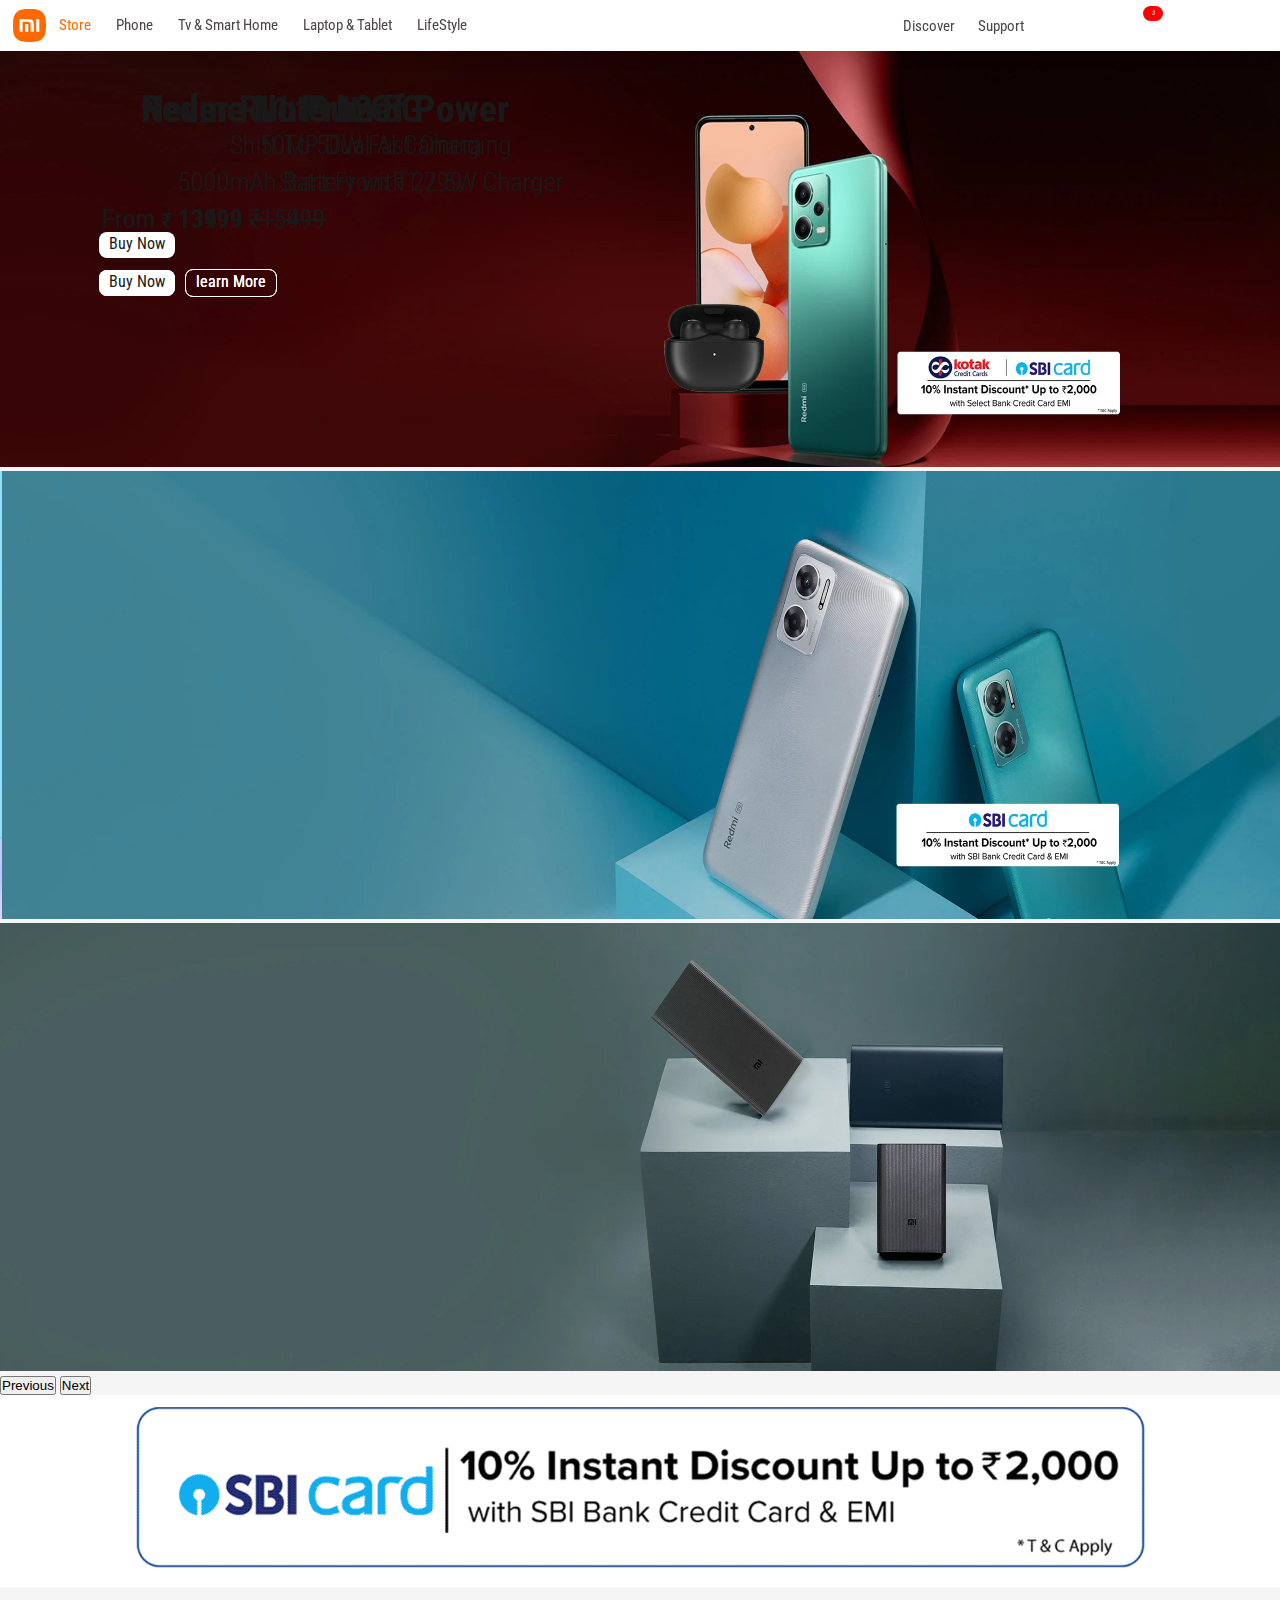
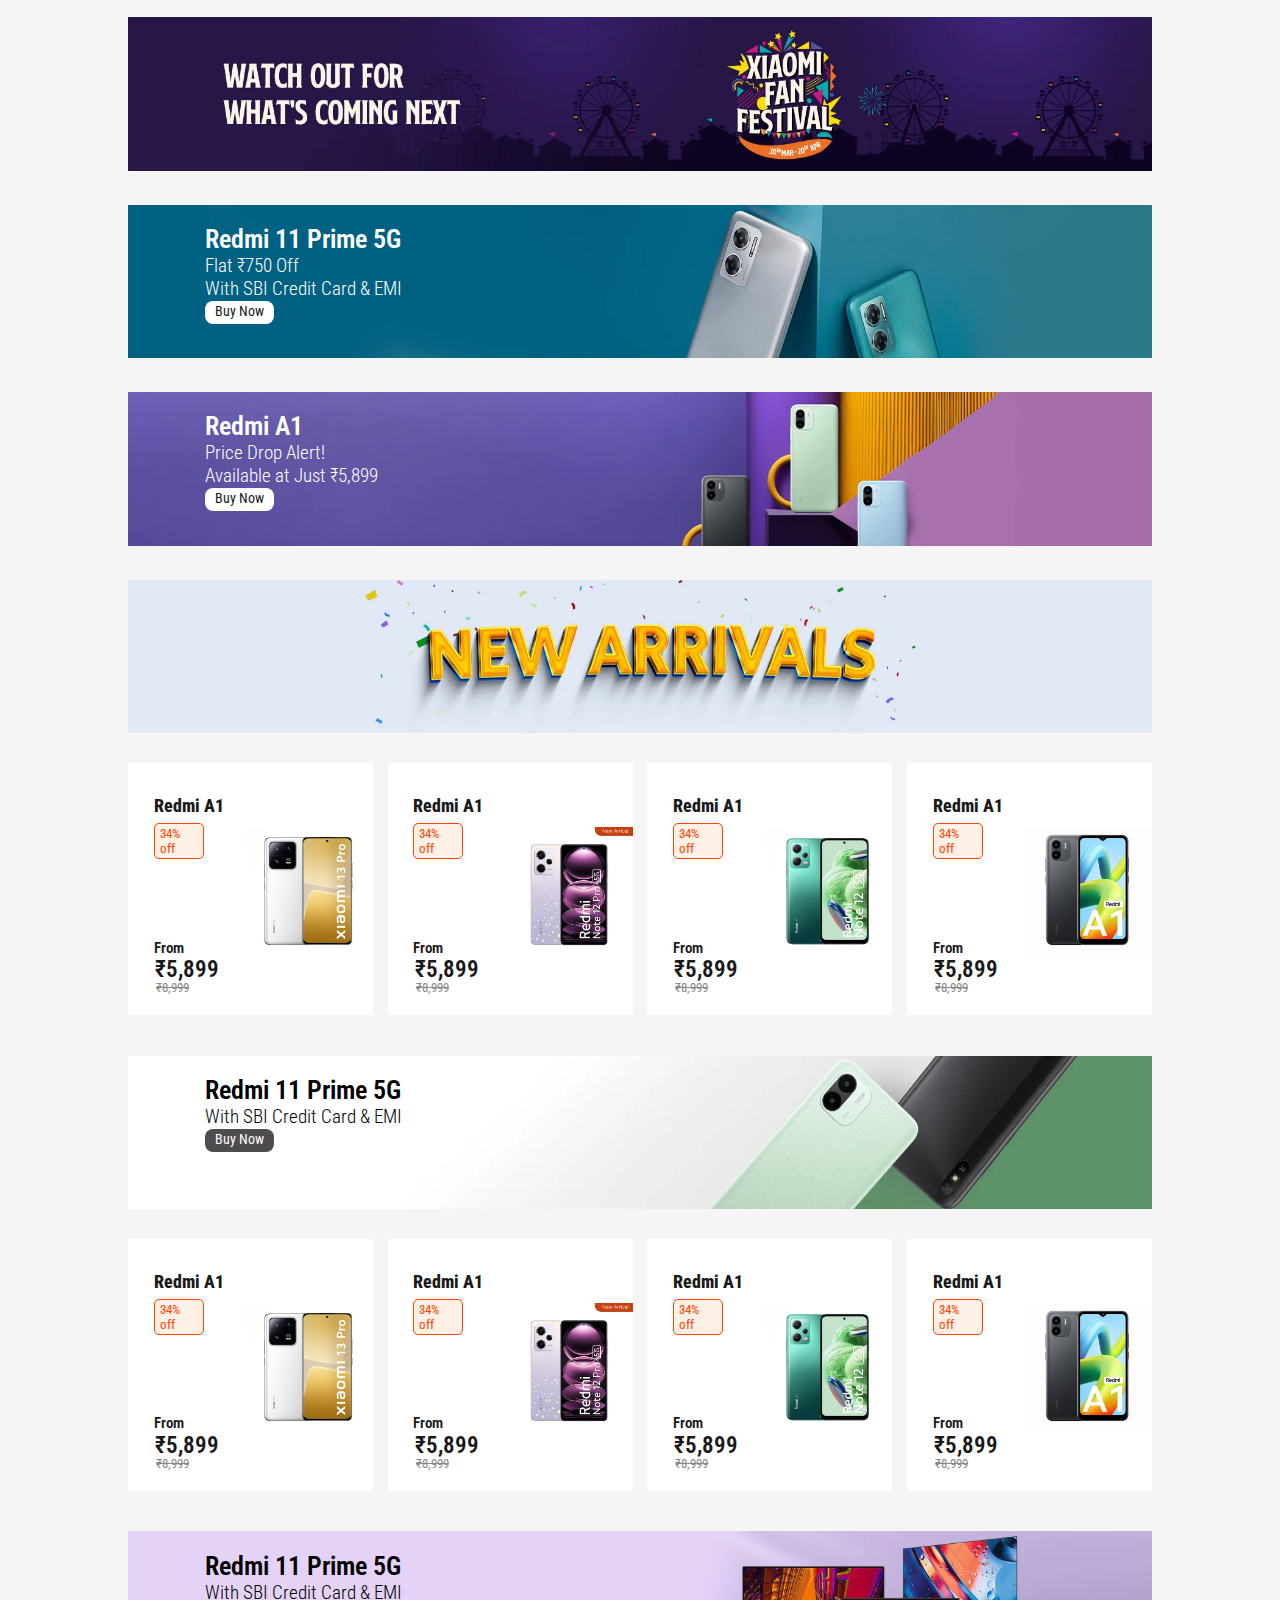
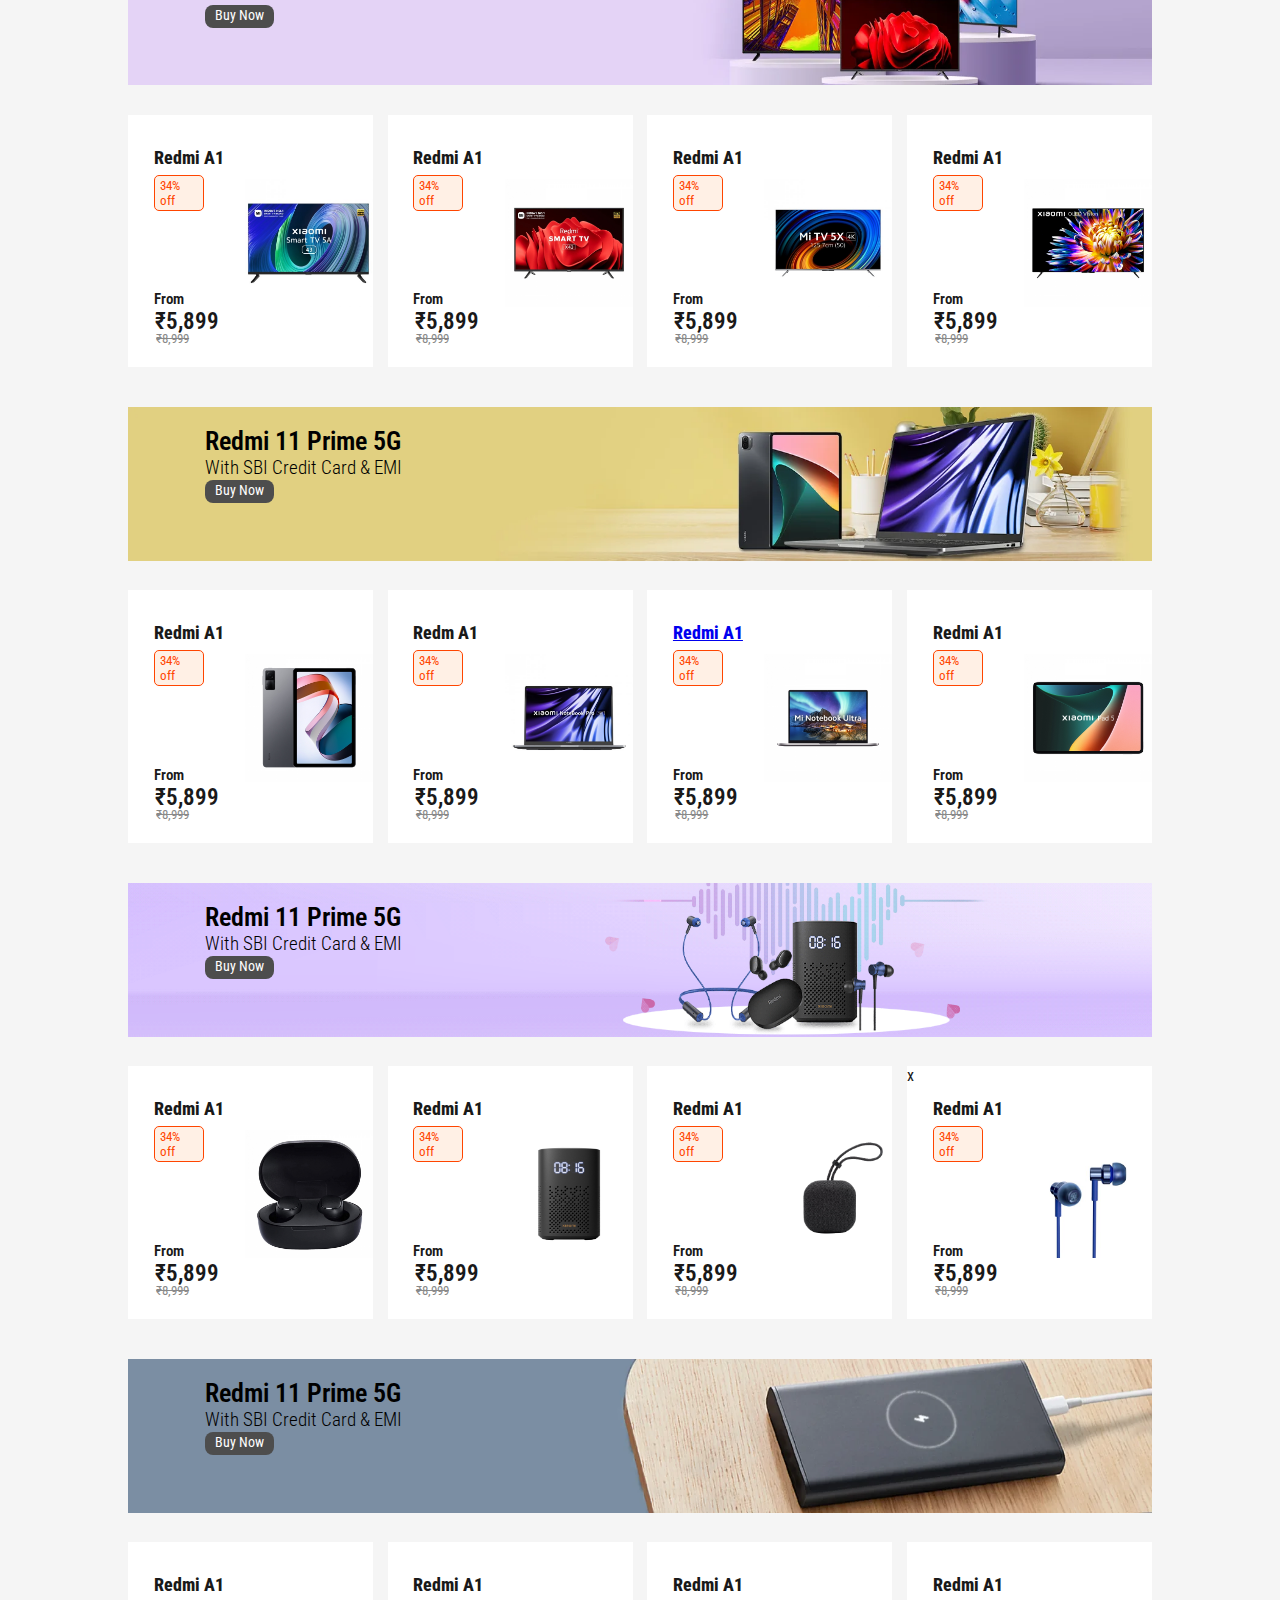
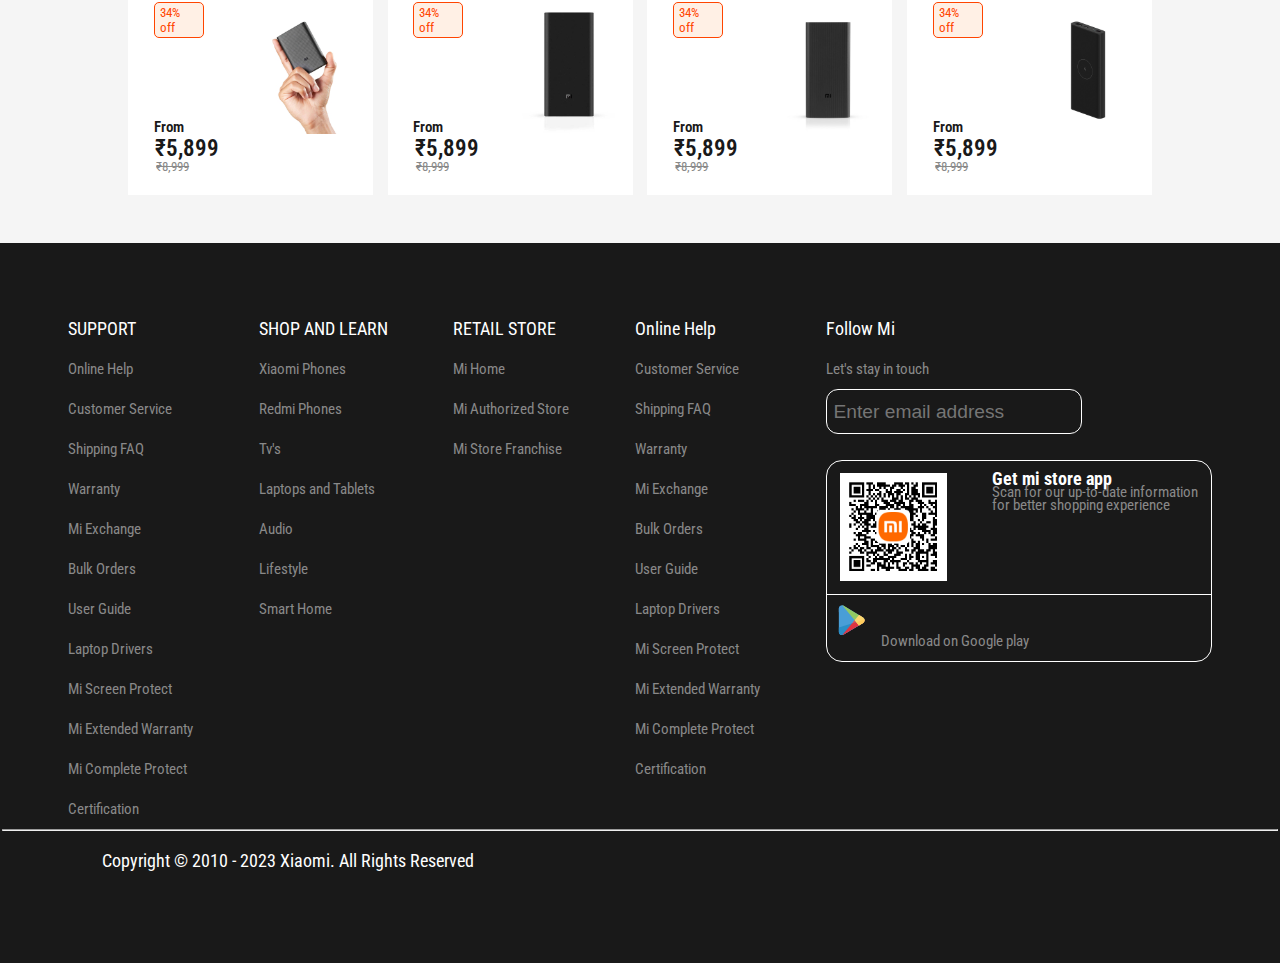
<file: index.html>
<!DOCTYPE html>
<html lang="en">

<head>
    <meta charset="UTF-8">
    <meta http-equiv="X-UA-Compatible" content="IE=edge">
    <meta name="viewport" content="width=device-width, initial-scale=1.0">
    <title>Document</title>
    <link rel="preconnect" href="https://fonts.googleapis.com">
    <link rel="preconnect" href="https://fonts.gstatic.com" crossorigin>
    <link
        href="https://fonts.googleapis.com/css2?family=Libre+Baskerville:wght@400;700&family=Roboto+Condensed:ital,wght@0,300;0,400;0,700;1,300;1,400;1,700&family=Roboto:ital,wght@0,100;0,300;0,400;0,500;0,700;0,900;1,100;1,300;1,400;1,500;1,700;1,900&display=swap"
        rel="stylesheet">

    <link rel="stylesheet" href="https://cdnjs.cloudflare.com/ajax/libs/font-awesome/6.3.0/css/all.min.css"
        integrity="sha512-SzlrxWUlpfuzQ+pcUCosxcglQRNAq/DZjVsC0lE40xsADsfeQoEypE+enwcOiGjk/bSuGGKHEyjSoQ1zVisanQ=="
        crossorigin="anonymous" referrerpolicy="no-referrer" />
    <link href="https://cdn.jsdelivr.net/npm/bootstrap@5.3.0-alpha1/dist/css/bootstrap.min.css" rel="stylesheet"
        integrity="sha384-GLhlTQ8iRABdZLl6O3oVMWSktQOp6b7In1Zl3/Jr59b6EGGoI1aFkw7cmDA6j6gD" crossorigin="anonymous">
    <link rel="stylesheet" href="style.css">
</head>
</head>

<body>
    <!-----------------------------------------------Navbar-Section----------------------------------------------------------->
 
    <section>
        <div id="nav">
            <div class="nav-bar">
                <div class="nav-items">
                    <div class="mi"><img class="mi-logo" src="images/mi-logo.svg" alt="" ></div>
                    <div class="first">
                        <ul id="first">

                            <li><span class="line del" id="store" style="color: #ff6900;"> Store</span></li>
                            <li><span class="line del" id="phone-nav">Phone</span>
                                <div id="phone">

                                    <ul>
                                        <li id="xiomi">
                                            <h1>Xiomi</h1>
                                        </li>
                                        <li>
                                            <div id="seprator"></div>
                                        </li>
                                        <li id="redmi">
                                            <h1>Redmi</h1>
                                        </li>
                                    </ul>

                                </div>
                            </li>
                            <li><span class="line del" id="tv-nav">Tv & Smart Home</span>
                                <div id="tv">
                                    <ul id="tvs" class="seek">
                                        <li>
                                            <h3>TV</h3>
                                        </li>
                                        <li>Xiomi TV</li>
                                        <li>Redmi TV</li>
                                        <li>QLED TV & OLED TV</li>
                                        <li>TV Accessories</li>
                                    </ul>
                                    <ul id="Smarter" class="seek">
                                        <li>
                                            <h3>Smarter Living</h3>
                                        </li>
                                        <li>Security Cameras</li>
                                        <li>Smart Lights</li>
                                        <li>Smart Fan</li>
                                        <li>Air Fryer</li>
                                    </ul>
                                    <ul id="Smart" class="seek">
                                        <li>
                                            <h3> <span>
                                                    Smarter Living </span></h3>
                                        </li>
                                        <li>Security Cameras</li>
                                        <li>Smart Lights</li>
                                        <li>Smart Fan</li>
                                        <li>Air Fryer</li>
                                    </ul>
                                </div>

                            </li>
                            <li><span class="line del" id="laptop-nav">Laptop & Tablet</span>
                                <div id="tv">
                                    <ul id="tvs">
                                        <li>
                                            <h3>TV</h3>
                                        </li>
                                        <li>Xiomi TV</li>
                                        <li>Redmi TV</li>
                                        <li>QLED TV & OLED TV</li>
                                        <li>TV Accessories</li>
                                    </ul>
                                    <ul id="Smarter">
                                        <li>
                                            <h3>Smarter Living</h3>
                                        </li>
                                        <li>Security Cameras</li>
                                        <li>Smart Lights</li>
                                        <li>Smart Fan</li>
                                        <li>Air Fryer</li>
                                    </ul>
                                    <ul id="Smart">
                                        <li>
                                            <h3> <span>
                                                    Smarter Living </span></h3>
                                        </li>
                                        <li>Security Cameras</li>
                                        <li>Smart Lights</li>
                                        <li>Smart Fan</li>
                                        <li>Air Fryer</li>
                                    </ul>
                                </div>

                            </li>
                            <li><span class="line del" id="life-nav">LifeStyle</span>
                                <div id="tv">
                                    <ul id="tvs">
                                        <li>
                                            <h3>TV</h3>
                                        </li>
                                        <li>Xiomi TV</li>
                                        <li>Redmi TV</li>
                                        <li>QLED TV & OLED TV</li>
                                        <li>TV Accessories</li>
                                    </ul>
                                    <ul id="Smarter">
                                        <li>
                                            <h3>Smarter Living</h3>
                                        </li>
                                        <li>Security Cameras</li>
                                        <li>Smart Lights</li>
                                        <li>Smart Fan</li>
                                        <li>Air Fryer</li>
                                    </ul>
                                    <ul id="Smart">
                                        <li>
                                            <h3> <span>
                                                    Smarter Living </span></h3>
                                        </li>
                                        <li>Security Cameras</li>
                                        <li>Smart Lights</li>
                                        <li>Smart Fan</li>
                                        <li>Air Fryer</li>
                                    </ul>
                                </div>




                            </li>
                        </ul>
                    </div>
                    <div class="divider"></div>
                    <div class="sec">
                        <ul id="second">
                            <li><span class="line"> Discover</span></li>
                            <li><span class="line">Support</span></li>
                        </ul>
                    </div>
                    <div class="logo">
                        <ul id="third">
                            <li><i class="fa-solid fa-magnifying-glass"></i></li>
                            <li><a href="cart.html"><i class="fa-solid  fa-cart-shopping">
                                <div class="bottle">3</div>
                            </i></a></li>
                            <li><a href="login.html" style="text-decoration: none; color: #4d4d4d;"><i class="fa-regular fa-user"></a></i></li>
                        </ul>
                    </div>
                    <span class="bars"><i class="fa-solid fa-bars"></i></span>
                </div>
            </div>
        </div>

    </section>
    <!-----------------------------------------------Carousel-Section--------------------------------------------------------->
  
    <section>
        <div id="carouselExampleCaptions" class="carousel slide" data-bs-ride="carousel">
            <div class="carousel-indicators">
                <button type="button" data-bs-target="#carouselExampleCaptions" data-bs-slide-to="0" class="active"
                    aria-current="true" aria-label="Slide 1"></button>
                <button type="button" data-bs-target="#carouselExampleCaptions" data-bs-slide-to="1"
                    aria-label="Slide 2"></button>
                <button type="button" data-bs-target="#carouselExampleCaptions" data-bs-slide-to="2"
                    aria-label="Slide 3"></button>
            </div>
            <div class="carousel-inner">
                <div class="carousel-item active">
                    <img id="slider1" src="images/cimg6.jpg" class="d-block w-100" alt="...">
                    <div class="content-container">
                        <div class="carousel-caption slider-content">
                            <h1>Redme Note 12 5G</h1>
                            <p>50MP Dual AI Camera <br>5000mAh Battery with 22.5W Charger</p>
                            <div class="price-banner">
                                <span>From</span>
                                <strong>
                                    <small>₹</small>
                                    13499
                                </strong>
                                <del>₹15499</del>
                            </div>
                            <div class="banner-action">
                                <span class="buy">Buy Now</span>
                                <span class="learn">learn More</span>

                            </div>
                        </div>
                    </div>
                </div>
                <div class="carousel-item">
                    <img id="slider2" src="images/cimg5.jpg" class="d-block w-100 second" alt="...">
                    <div class="content-container">
                        <div class="carousel-caption slider-content">
                            <h1>Redme 11 Prime</h1>
                            <p>50MP Dual AI Camera <br>5000mAh Battery with 22.5W Charger</p>
                            <div class="price-banner">
                                <span>From</span>
                                <strong>
                                    <small>₹</small>
                                    13999
                                </strong>
                                <del>₹15999</del>
                            </div>
                            <div class="banner-action">
                                <span class="buy">Buy Now</span>
                                <span class="learn">learn More</span>

                            </div>
                        </div>
                    </div>
                </div>

                <div class="carousel-item">
                    <img id="slider3" src="images/cimg7.webp" class="d-block w-100" alt="...">
                    <div class="content-container">
                        <div class="carousel-caption slider-content power">
                            <h1>Never Run Out Of Power</h1>
                            <p>Shift To 50W Fast Charging<br>Start From ₹1,799</p>
                            <div class="banner-action">
                                <span class="buy">Buy Now</span>


                            </div>
                        </div>
                    </div>
                </div>
            </div>
            <button class="carousel-control-prev" type="button" data-bs-target="#carouselExampleCaptions"
                data-bs-slide="prev">
                <span class="carousel-control-prev-icon" aria-hidden="true"></span>
                <span class="visually-hidden">Previous</span>
            </button>
            <button class="carousel-control-next" type="button" data-bs-target="#carouselExampleCaptions"
                data-bs-slide="next">
                <span class="carousel-control-next-icon" aria-hidden="true"></span>
                <span class="visually-hidden">Next</span>
            </button>
        </div>
    </section>
    <!------------------------------------------------Offer-Banner----------------------------------------------------------->
 
    <section>
        <div class="offer-banner"></div>
    </section>

    <!------------------------------------------------Offer-images----------------------------------------------------------->
    <section>
        <div class="offers-container">
            <div class="offer"><img id="offer1" src="images/offer1.webp" alt="hello"></div>
            <div class="offer"><img id="offer2" src="images/offer2.webp" alt="hello">
                <div class="offer-content">
                    <h2>Redmi 11 Prime 5G</h2>
                    <p>Flat ₹750 Off <br>
                        With SBI Credit Card & EMI</p>
                    <span class="buy">Buy Now</span>
                </div>
            </div>
            <div class="offer"><img id="offer3" src="images/offer3.webp" alt="">
                <div class="offer-content">
                    <h2>Redmi A1</h2>
                    <p>Price Drop Alert! <br>
                        Available at Just ₹5,899</p>
                    <span class="buy">Buy Now</span>
                </div>
            </div>
            <div class="offer"><img id="offer4" src="images/offer4.webp" alt=""></div>
        </div>
    </section>
   
    <!-------------------------------------------------Product-cards---------------------------------------------------------->

    <section>
        <div class="products-container">
            <div class="product-card">
                <div class="card-content">
                    <div class="name">
                        <h2>Redmi A1</h2>
                        <div class="information">34% off</div>
                    </div>
                    <img src="images/phone1.jpg" alt="">
                    <div class="rate">
                        <strong>From</strong>
                        <div class="cost">₹5,899</div>
                        <del>₹8,999</del>
                    </div>
                </div>
            </div>
            <div class="product-card">
                <div class="card-content">
                    <div class="name">
                        <h2>Redmi A1</h2>
                        <div class="information">34% off</div>
                    </div>
                    <img src="images/phone2.jpg" alt="">
                    <div class="rate">
                        <strong>From</strong>
                        <div class="cost">₹5,899</div>
                        <del>₹8,999</del>
                    </div>
                </div>
            </div>
            <div class="product-card">
                <div class="card-content">
                    <div class="name">
                        <h2>Redmi A1</h2>
                        <div class="information">34% off</div>
                    </div>
                    <img src="images/phone3.jpg" alt="">
                    <div class="rate">
                        <strong>From</strong>
                        <div class="cost">₹5,899</div>
                        <del>₹8,999</del>
                    </div>
                </div>
            </div>
            <div class="product-card">
                <div class="card-content">
                    <div class="name">
                        <h2>Redmi A1</h2>
                        <div class="information">34% off</div>
                    </div>
                    <img src="images/phone4.jpg" alt="">
                    <div class="rate">
                        <strong>From</strong>
                        <div class="cost">₹5,899</div>
                        <del>₹8,999</del>
                    </div>
                </div>
            </div>

        </div>
    </section>

    <!-------------------------------------------------Offer-container------------------------------------------------------->

    <section>
        <div class="offers-container">
            <div class="offer" style="margin-bottom: 2vw;"><img id="offer5" src="images/offer5.webp" alt="hello">
                <div style="color:black" class="offer-content">
                    <h2>Redmi 11 Prime 5G</h2>
                    <p>
                        With SBI Credit Card & EMI</p>
                    <span class="buy" style="background-color:  #4d4d4d; color: #fff;">Buy Now</span>
                </div>
            </div>
            <section>
                <div class="products-container">
                    <div class="product-card">
                        <div class="card-content">
                            <div class="name">
                                <h2>Redmi A1</h2>
                                <div class="information">34% off</div>
                            </div>
                            <img src="images/phone1.jpg" alt="">
                            <div class="rate">
                                <strong>From</strong>
                                <div class="cost">₹5,899</div>
                                <del>₹8,999</del>
                            </div>
                        </div>
                    </div>
                    <div class="product-card">
                        <div class="card-content">
                            <div class="name">
                                <h2>Redmi A1</h2>
                                <div class="information">34% off</div>
                            </div>
                            <img src="images/phone2.jpg" alt="">
                            <div class="rate">
                                <strong>From</strong>
                                <div class="cost">₹5,899</div>
                                <del>₹8,999</del>
                            </div>
                        </div>
                    </div>
                    <div class="product-card">
                        <div class="card-content">
                            <div class="name">
                                <h2>Redmi A1</h2>
                                <div class="information">34% off</div>
                            </div>
                            <img src="images/phone3.jpg" alt="">
                            <div class="rate">
                                <strong>From</strong>
                                <div class="cost">₹5,899</div>
                                <del>₹8,999</del>
                            </div>
                        </div>
                    </div>
                    <div class="product-card">
                        <div class="card-content">
                            <div class="name">
                                <h2>Redmi A1</h2>
                                <div class="information">34% off</div>
                            </div>
                            <img src="images/phone4.jpg" alt="">
                            <div class="rate">
                                <strong>From</strong>
                                <div class="cost">₹5,899</div>
                                <del>₹8,999</del>
                            </div>
                        </div>
                    </div>

                </div>
            </section>
        </div>
    </section>

    <!-------------------------------------------------TV-OFFER-------------------------------------------------------------->

    <section>
        <div class="offers-container">
            <div class="offer" style="margin-bottom: 2vw;"><img id="offer6" src="images/offer6.webp" alt="hello">
                <div style="color:black" class="offer-content">
                    <h2>Redmi 11 Prime 5G</h2>
                    <p>
                        With SBI Credit Card & EMI</p>
                    <span class="buy" style="background-color:  #4d4d4d; color: #fff;">Buy Now</span>
                </div>
            </div>
            <section>
                <div class="products-container">
                    <div class="product-card">
                        <div class="card-content">
                            <div class="name">
                                <h2>Redmi A1</h2>
                                <div class="information">34% off</div>
                            </div>
                            <img src="images/tv1.jpg" alt="">
                            <div class="rate">
                                <strong>From</strong>
                                <div class="cost">₹5,899</div>
                                <del>₹8,999</del>
                            </div>
                        </div>
                    </div>
                    <div class="product-card">
                        <div class="card-content">
                            <div class="name">
                                <h2>Redmi A1</h2>
                                <div class="information">34% off</div>
                            </div>
                            <img src="images/tv2.jpg" alt="">
                            <div class="rate">
                                <strong>From</strong>
                                <div class="cost">₹5,899</div>
                                <del>₹8,999</del>
                            </div>
                        </div>
                    </div>
                    <div class="product-card">
                        <div class="card-content">
                            <div class="name">
                                <h2>Redmi A1</h2>
                                <div class="information">34% off</div>
                            </div>
                            <img src="images/tv3.jpg" alt="">
                            <div class="rate">
                                <strong>From</strong>
                                <div class="cost">₹5,899</div>
                                <del>₹8,999</del>
                            </div>
                        </div>
                    </div>
                    <div class="product-card">
                        <div class="card-content">
                            <div class="name">
                                <h2>Redmi A1</h2>
                                <div class="information">34% off</div>
                            </div>
                            <img src="images/tv4.jpg" alt="">
                            <div class="rate">
                                <strong>From</strong>
                                <div class="cost">₹5,899</div>
                                <del>₹8,999</del>
                            </div>
                        </div>
                    </div>

                </div>
            </section>
        </div>
    </section>

  <!---------------------------------------------------LAPTOP-TABLET-OFFER--------------------------------------------------->
    
    <section>
        <div class="offers-container">
            <div class="offer" style="margin-bottom: 2vw;"><img id="offer7" src="images/offer7.webp" alt="hello">
                <div style="color:black" class="offer-content">
                    <h2>Redmi 11 Prime 5G</h2>
                    <p>
                        With SBI Credit Card & EMI</p>
                    <span class="buy" style="background-color:  #4d4d4d; color: #fff;">Buy Now</span>
                </div>
            </div>
            <section>
                <div class="products-container">
                    <div class="product-card">
                        <div class="card-content">
                            <div class="name">
                                <h2>Redmi A1</h2>
                                <div class="information">34% off</div>
                            </div>
                            <img src="images/tab1.jpg" alt="">
                            <div class="rate">
                                <strong>From</strong>
                                <div class="cost">₹5,899</div>
                                <del>₹8,999</del>
                            </div>
                        </div>
                    </div>
                    <div class="product-card">
                        <div class="card-content">
                            <div class="name">
                                <h2>Redm A1</h2>
                                <div class="information">34% off</div>
                            </div>
                            <img src="images/laptop1.jpg" alt="">
                            <div class="rate">
                                <strong>From</strong>
                                <div class="cost">₹5,899</div>
                                <del>₹8,999</del>
                            </div>
                        </div>
                    </div>
                    <div class="product-card">
                        <div class="card-content">
                            <div class="name">
                                <a href="product-discription.html"><h2>Redmi A1</h2></a>
                                <div class="information">34% off</div>
                            </div>
                            <img src="images/laptop2.jpg" alt="">
                            <div class="rate">
                                <strong>From</strong>
                                <div class="cost">₹5,899</div>
                                <del>₹8,999</del>
                            </div>
                        </div>
                    </div>
                    <div class="product-card">
                        <div class="card-content">
                            <div class="name">
                                <h2>Redmi A1</h2>
                                <div class="information">34% off</div>
                            </div>
                            <img src="images/tab2.jpg" alt="">
                            <div class="rate">
                                <strong>From</strong>
                                <div class="cost">₹5,899</div>
                                <del>₹8,999</del>
                            </div>
                        </div>
                    </div>

                </div>
            </section>
        </div>
    </section>

    <!-------------------------------------------------AUDIO-SECTION-------------------------------------------------------->
    
    <section>
        <div class="offers-container">
            <div class="offer" style="margin-bottom: 2vw;"><img id="offer8" src="images/offer8.gif" alt="hello">
                <div style="color:black" class="offer-content">
                    <h2>Redmi 11 Prime 5G</h2>
                    <p>
                        With SBI Credit Card & EMI</p>
                    <span class="buy" style="background-color:  #4d4d4d; color: #fff;">Buy Now</span>
                </div>
            </div>
            <section>
                <div class="products-container">
                    <div class="product-card">
                        <div class="card-content">
                            <div class="name">
                                <h2>Redmi A1</h2>
                                <div class="information">34% off</div>
                            </div>
                            <img src="images/audio1.jpg" alt="">
                            <div class="rate">
                                <strong>From</strong>
                                <div class="cost">₹5,899</div>
                                <del>₹8,999</del>
                            </div>
                        </div>
                    </div>
                    <div class="product-card">
                        <div class="card-content">
                            <div class="name">
                                <h2>Redmi A1</h2>
                                <div class="information">34% off</div>
                            </div>
                            <img src="images/audio2.jpg" alt="">
                            <div class="rate">
                                <strong>From</strong>
                                <div class="cost">₹5,899</div>
                                <del>₹8,999</del>
                            </div>
                        </div>
                    </div>
                    <div class="product-card">
                        <div class="card-content">
                            <div class="name">
                                <h2>Redmi A1</h2>
                                <div class="information">34% off</div>
                            </div>
                            <img src="images/audio3.jpg" alt="">
                            <div class="rate">
                                <strong>From</strong>
                                <div class="cost">₹5,899</div>
                                <del>₹8,999</del>
                            </div>
                        </div>
                    </div>
                    <div class="product-card">
                        <div class="card-content">
                            <div class="name">
                                <h2>Redmi A1</h2>
                                <div class="information">34% off</div>
                            </div>
                            <img src="images/audio4.jpg" alt="">
                            <div class="rate">
                                <strong>From</strong>
                                <div class="cost">₹5,899</div>
                                <del>₹8,999</del>
                            </div>x
                        </div>
                    </div>

                </div>
            </section>
        </div>
    
    </section>

    <!-------------------------------------------------POWERBANK-SECTION----------------------------------------------------->
    
    <section>
        <div class="offers-container">
            <div class="offer" style="margin-bottom: 2vw;"><img id="offer9" src="images/offer9.webp" alt="hello">
                <div style="color:black" class="offer-content">
                    <h2>Redmi 11 Prime 5G</h2>
                    <p>
                        With SBI Credit Card & EMI</p>
                    <span class="buy" style="background-color:  #4d4d4d; color: #fff;">Buy Now</span>
                </div>
            </div>
            <section>
                <div class="products-container">
                    <div class="product-card">
                        <div class="card-content">
                            <div class="name">
                                <h2>Redmi A1</h2>
                                <div class="information">34% off</div>
                            </div>
                            <img src="images/power1.jpg" alt="">
                            <div class="rate">
                                <strong>From</strong>
                                <div class="cost">₹5,899</div>
                                <del>₹8,999</del>
                            </div>
                        </div>
                    </div>
                    <div class="product-card">
                        <div class="card-content">
                            <div class="name">
                                <h2>Redmi A1</h2>
                                <div class="information">34% off</div>
                            </div>
                            <img src="images/power2.jpg" alt="">
                            <div class="rate">
                                <strong>From</strong>
                                <div class="cost">₹5,899</div>
                                <del>₹8,999</del>
                            </div>
                        </div>
                    </div>
                    <div class="product-card">
                        <div class="card-content">
                            <div class="name">
                                <h2>Redmi A1</h2>
                                <div class="information">34% off</div>
                            </div>
                            <img src="images/power3.jpg" alt="">
                            <div class="rate">
                                <strong>From</strong>
                                <div class="cost">₹5,899</div>
                                <del>₹8,999</del>
                            </div>
                        </div>
                    </div>
                    <div class="product-card">
                        <div class="card-content">
                            <div class="name">
                                <h2>Redmi A1</h2>
                                <div class="information">34% off</div>
                            </div>
                            <img src="images/power4.jpg" alt="">
                            <div class="rate">
                                <strong>From</strong>
                                <div class="cost">₹5,899</div>
                                <del>₹8,999</del>
                            </div>
                        </div>
                    </div>

                </div>
            </section>
        </div>
    </section>

    <!-------------------------------------------------footer-section--------------------------------------------------------->
    
    <section>
        <div class="footer">
            <div class="footer-container">
                <ul class="line1">
                    <li class="heading">SUPPORT</li>
                    <li>Online Help</li>
                    <li>Customer Service</li>
                    <li>Shipping FAQ</li>
                    <li>Warranty</li>
                    <li>Mi Exchange</li>
                    <li>Bulk Orders</li>
                    <li>User Guide</li>
                    <li>Laptop Drivers</li>
                    <li>Mi Screen Protect</li>
                    <li>Mi Extended Warranty</li>
                    <li>Mi Complete Protect</li>
                    <li>Certification</li>
                </ul>
                <ul class="line2">
                    <li class="heading">SHOP AND LEARN</li>
                    <li>Xiaomi Phones</li>
                    <li>Redmi Phones</li>
                    <li>Tv's</li>
                    <li>Laptops and Tablets</li>
                    <li>Audio</li>
                    <li>Lifestyle</li>
                    <li>Smart Home</li>
                </ul>
                <ul class="line3">
                    <li class="heading">RETAIL STORE</li>
                    <li>Mi Home</li>
                    <li>Mi Authorized Store</li>
                    <li>Mi Store Franchise</li>

                </ul>
                <ul class="line4">
                    <li class="heading">Online Help</li>
                    <li>Customer Service</li>
                    <li>Shipping FAQ</li>
                    <li>Warranty</li>
                    <li>Mi Exchange</li>
                    <li>Bulk Orders</li>
                    <li>User Guide</li>
                    <li>Laptop Drivers</li>
                    <li>Mi Screen Protect</li>
                    <li>Mi Extended Warranty</li>
                    <li>Mi Complete Protect</li>
                    <li>Certification</li>
                </ul>
                <div class="contact">
                    <ul>
                        <li class="heading">Follow Mi</li>
                        <div class="social-logo">
                            <i class="fa-brands fa-square-facebook"></i>
                            <i class="fa-brands fa-square-instagram"></i>
                            <i class="fa-brands fa-square-twitter"></i>
                        </div>
                        <div class="email">
                            <div>Let's stay in touch </div>
                            <input type="text" placeholder="Enter email address">
                        </div>
                        <div class="application">
                            <div class="play-store">
                                <img src="images/qr.png" alt="" width="30%">
                                <div class="qr-detail" style="line-height:1vw ;">
                                    <h5 class="heading">Get mi store app</h5>
                                    <p>Scan for our up-to-date information</p>
                                    <p>for better shopping experience</p>
                                </div>
                            </div>
                            <div style="width: 100%; height: 1px; background-color: #fff;"></div>
                            <div><img src="images/play-store.svg" alt="" style="width: 4vw;">
                                Download on Google play</div>
                        </div>
                    </ul>
                </div>
            </div>
            <hr>
            <div class="copyright">Copyright © 2010 - 2023 Xiaomi. All Rights Reserved</div>
        </div>
    </section>

    <!--------------------------------------------------RESPONSIVE-FOOTER-SECTION--------------------------------------------->
    
    <section>
        <div class="footer-res">
            <ul>
                <li class="heading-res">Follow Mi</li>
                <div class="social-logo-res">
                    <i class="fa-brands fa-square-facebook"></i>
                    <i class="fa-brands fa-square-instagram"></i>
                    <i class="fa-brands fa-square-twitter"></i>
                </div>
                <div class="email-res">
                    <div>Let's stay in touch </div>
                    <input type="text-res" placeholder="Enter email address">
                </div>
            </ul>
            <div class="play-res">
                <ul>
                    <li class="heading-res" style="font-size: 5.5vw;">Get mi store app</li>
                    <div class="play-icon"><img src="images/play-store.svg" alt="" style="width: 8vw;"> Download On
                        Google Play Store</div>
            </div>
            <div class="line-res"></div>
            <div class="copyright-res">Copyright © 2010 - 2023 Xiaomi. All Rights Reserved</div>
        </div>
    </section>

    <script src="script.js"></script>
    <script src="https://cdn.jsdelivr.net/npm/@popperjs/core@2.11.6/dist/umd/popper.min.js"
        integrity="sha384-oBqDVmMz9ATKxIep9tiCxS/Z9fNfEXiDAYTujMAeBAsjFuCZSmKbSSUnQlmh/jp3"
        crossorigin="anonymous"></script>
    <script src="https://cdn.jsdelivr.net/npm/bootstrap@5.3.0-alpha1/dist/js/bootstrap.min.js"
        integrity="sha384-mQ93GR66B00ZXjt0YO5KlohRA5SY2XofN4zfuZxLkoj1gXtW8ANNCe9d5Y3eG5eD"
        crossorigin="anonymous"></script>
</body>

</html>
</file>
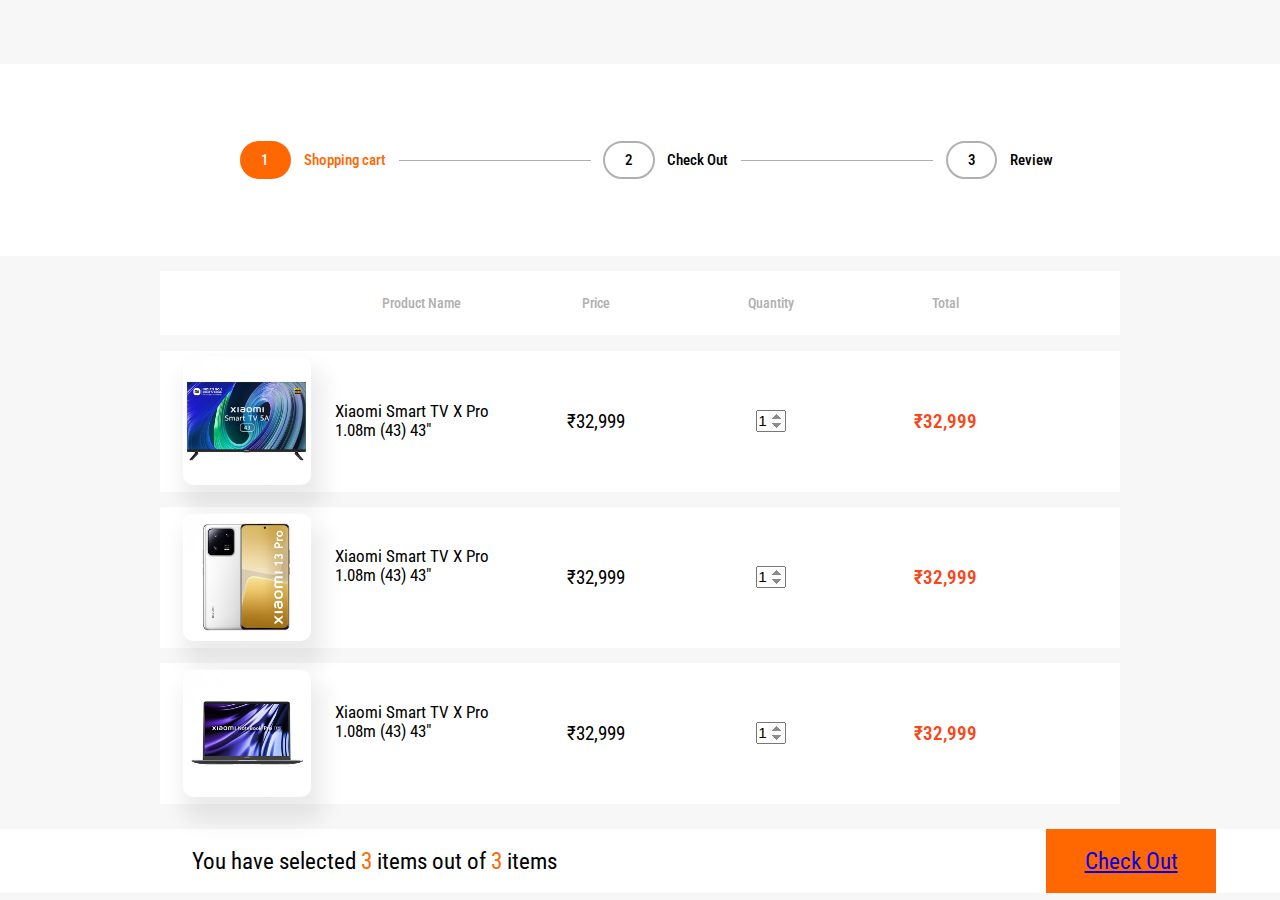
<file: cart.html>
<!DOCTYPE html>
<html lang="en">
<head>
    <meta charset="UTF-8">
    <meta http-equiv="X-UA-Compatible" content="IE=edge">
    <meta name="viewport" content="width=device-width, initial-scale=1.0">
    <title>Document</title>
    <link rel="stylesheet" href="cart.css">
    <link
    href="https://fonts.googleapis.com/css2?family=Libre+Baskerville:wght@400;700&family=Roboto+Condensed:ital,wght@0,300;0,400;0,700;1,300;1,400;1,700&family=Roboto:ital,wght@0,100;0,300;0,400;0,500;0,700;0,900;1,100;1,300;1,400;1,500;1,700;1,900&display=swap"
    rel="stylesheet">
    <link rel="stylesheet" href="https://cdnjs.cloudflare.com/ajax/libs/font-awesome/6.3.0/css/all.min.css"
        integrity="sha512-SzlrxWUlpfuzQ+pcUCosxcglQRNAq/DZjVsC0lE40xsADsfeQoEypE+enwcOiGjk/bSuGGKHEyjSoQ1zVisanQ=="
        crossorigin="anonymous" referrerpolicy="no-referrer" />
</head>
<body>
    <section style="position: relative;">
    <section>
    <div class="process-bar">
    <ul>
        <li style="color:#ff6700;"> <div class="p-box" style="color: aliceblue;">1</div> Shopping cart</li>
        <li><div class="line"></div></li>
        <li> <div class="p-box two">2</div> Check Out</li>
        <li><div class="line"></div></li>
        <li> <div class="p-box three">3</div> Review</li>
    </ul>



    </div>

    </section>
    <section>
        <div class="cart-header">
            <ul>
                <li></li>
                <li>Product Name</li>
                <li>Price</li>
                <li>Quantity</li>
                <li>Total</li>
                <li></li>
            </ul>
        </div>
    </section>
    <section>
        <div class="product-cart">
            <ul>
                <li><img src="images/tv1.jpg" alt=""></li>
                <li>
                    <h5>Xiaomi Smart TV X Pro 1.08m (43) 43"</h5>
                </li>
                <li>₹32,999</li>
                <li><input type="number" value="1"></li>
                <li>₹32,999</li>
                <li><i class="fa-solid fa-trash"></i></li>
            </ul>
        </div>
        <div class="product-cart">
            <ul>
                <li><img src="images/phone1.jpg" alt=""></li>
                <li><h5>Xiaomi Smart TV X Pro 1.08m (43) 43"</h5><br>
                </li>
                <li>₹32,999</li>
                <li><input type="number" value="1"></li>
                <li>₹32,999</li>
                <li><i class="fa-solid fa-trash"></i></li>
            </ul>
        </div>
        <div class="product-cart">
            <ul>
                <li><img src="images/laptop1.jpg" alt=""></li>
                <li> <h5>Xiaomi Smart TV X Pro 1.08m (43) 43"</h5><br>
                </li>
                <li>₹32,999</li>
                <li><input type="number" value="1"></li>
                <li>₹32,999</li>
                <li><i class="fa-solid fa-trash"></i></li>
            </ul>
        </div>
    </section>
    <section>
        <div class="check-out">
            <ul>
                <li><p>You have selected <span style="color: #ff6700;">3</span> items out of <span style="color: #ff6700;">3</span> items</p></li>
                <li class="check-btn"><a href="check-out.html"> Check Out</a></li>
            </ul>
        </div>
    </section>
</section>
</body>
</html>
</file>
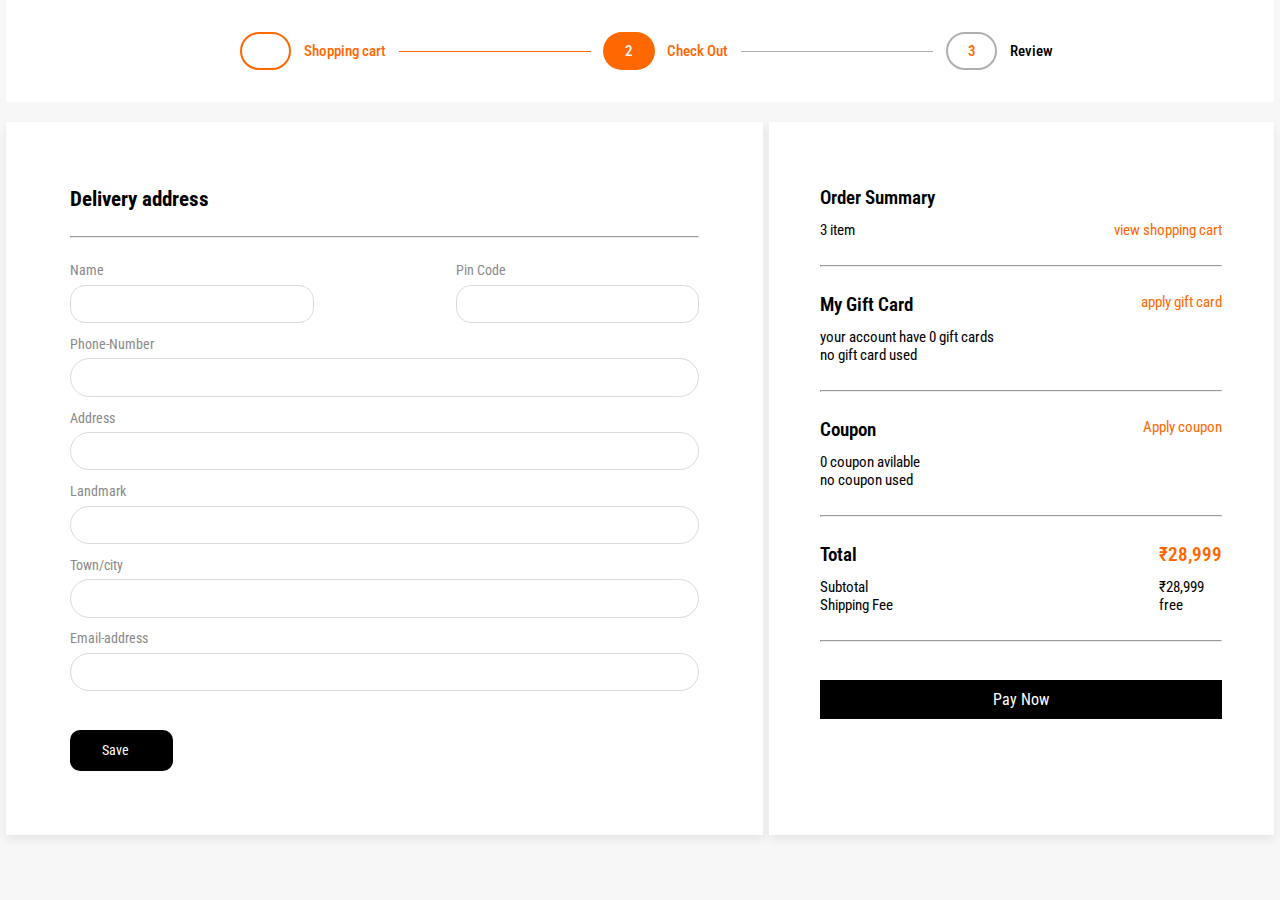
<file: check-out.html>
<!DOCTYPE html>
<html lang="en">

<head>
    <meta charset="UTF-8">
    <meta http-equiv="X-UA-Compatible" content="IE=edge">
    <meta name="viewport" content="width=device-width, initial-scale=1.0">
    <title>Document</title>
    <link rel="stylesheet" href="check-out.css">
    <link
        href="https://fonts.googleapis.com/css2?family=Libre+Baskerville:wght@400;700&family=Roboto+Condensed:ital,wght@0,300;0,400;0,700;1,300;1,400;1,700&family=Roboto:ital,wght@0,100;0,300;0,400;0,500;0,700;0,900;1,100;1,300;1,400;1,500;1,700;1,900&display=swap"
        rel="stylesheet">
    <link rel="stylesheet" href="https://cdnjs.cloudflare.com/ajax/libs/font-awesome/6.3.0/css/all.min.css"
        integrity="sha512-SzlrxWUlpfuzQ+pcUCosxcglQRNAq/DZjVsC0lE40xsADsfeQoEypE+enwcOiGjk/bSuGGKHEyjSoQ1zVisanQ=="
        crossorigin="anonymous" referrerpolicy="no-referrer" />
</head>

<body>
    <section>
        <div class="process-bar">
            <ul>
                <li style="color:#ff6700;">
                    <div class="p-box"><i class="fa-solid fa-check"></i></div> Shopping cart
                </li>
                <li>
                    <div class="line done"></div>
                </li>
                <li style="color:#ff6700;">
                    <div class="p-box two done" style="color: aliceblue;">2</div> Check Out
                </li>
                <li>
                    <div class="line"></div>
                </li>
                <li>
                    <div class="p-box three">3</div> Review
                </li>
            </ul>
        </div>
    </section>
    <section>
        <div class="content">
            <div class="address">
                <h2>Delivery address</h2>
                <hr>
                <ul class="name">
                    <li>
                        Name<br>
                        <input type="text">
                    </li>
                    <li>
                        Pin Code <br>
                        <input type="text">
                    </li>
                </ul>
                <div class="phone">
                    Phone-Number
                    <input type="text">
                </div>
                <div class="phone">
                    Address
                    <input type="text">
                </div>
                <div class="phone">
                    Landmark
                    <input type="text">
                </div>
                <div class="phone">
                    Town/city
                    <input type="text">
                </div>
                <div class="phone">
                    Email-address
                    <input type="text">
                </div>
                <div class="button">Save</div>
            </div>
            <div class="order-summary">

                <h2>Order Summary</h2>
                <div class="header">
                    <p>3 item</p>
                    <p style="color: #ff6700; cursor: pointer;">view shopping cart</p>
                </div>
                <hr>

                <div class="total header">
                    <div class="first">
                        <h2>My Gift Card</h2>
                        <p>your account have 0 gift cards</p>
                        <p>no gift card used</p>
                    </div>

                    <div class="first">
                        <p style="color: #ff6700;">apply gift card</p>
                    </div>
                </div>

                <hr>
                <div class="total header">
                    <div class="first">
                        <h2>Coupon</h2>
                        <p>0 coupon avilable</p>
                        <p>no coupon used</p>
                    </div>

                    <div class="first">
                        <p style="color: #ff6700;">Apply coupon</p>
                    </div>
                </div>
                <hr>
                <div class="total header">
                    <div class="first">
                        <h2>Total</h2>
                        <p>Subtotal</p>
                        <p>Shipping Fee</p>
                    </div>

                    <div class="first">
                        <h2 style="color: #ff6700;">₹28,999</h2>
                        <p>₹28,999</p>
                        <p>free</p>
                    </div>
                </div>
                <hr>
                <div class="btn"> <a href="payment.html"> Pay Now</a></div>
            </div>

        </div>

    </section>
</body>

</html>
</file>
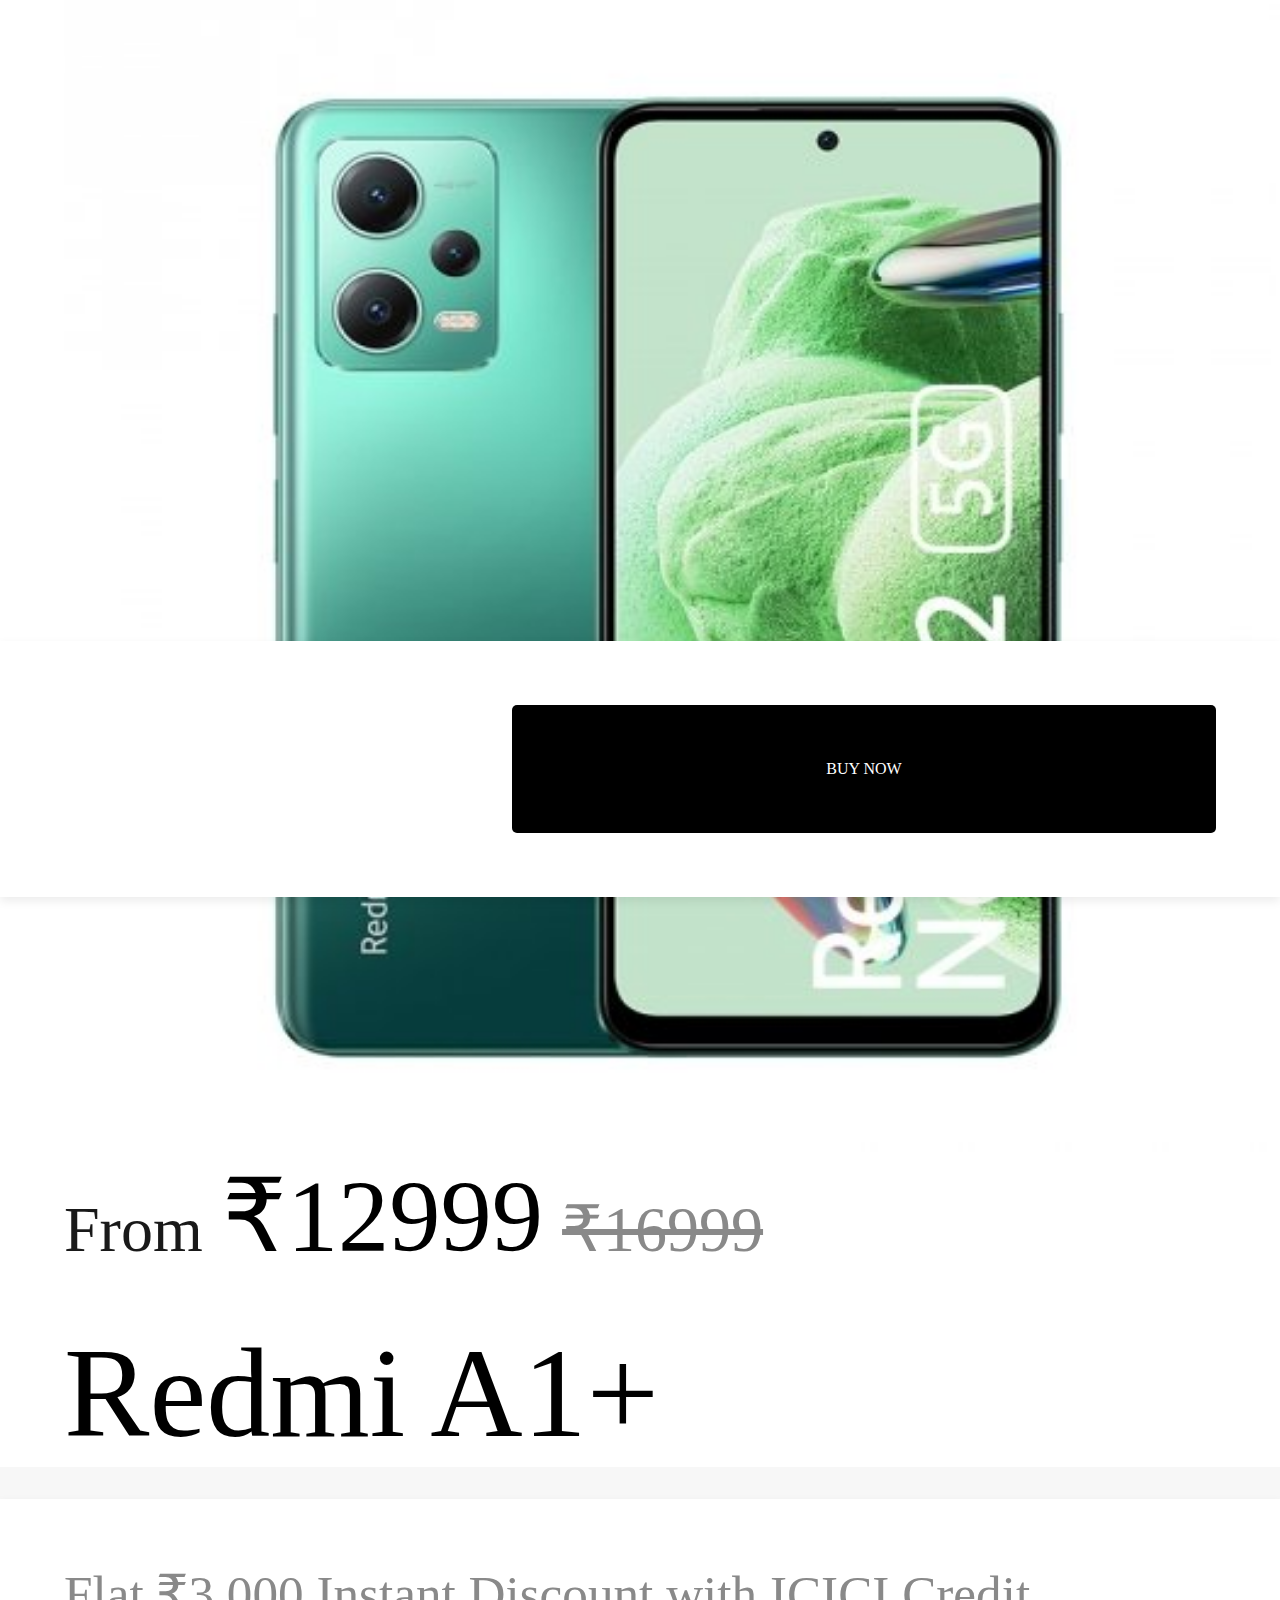
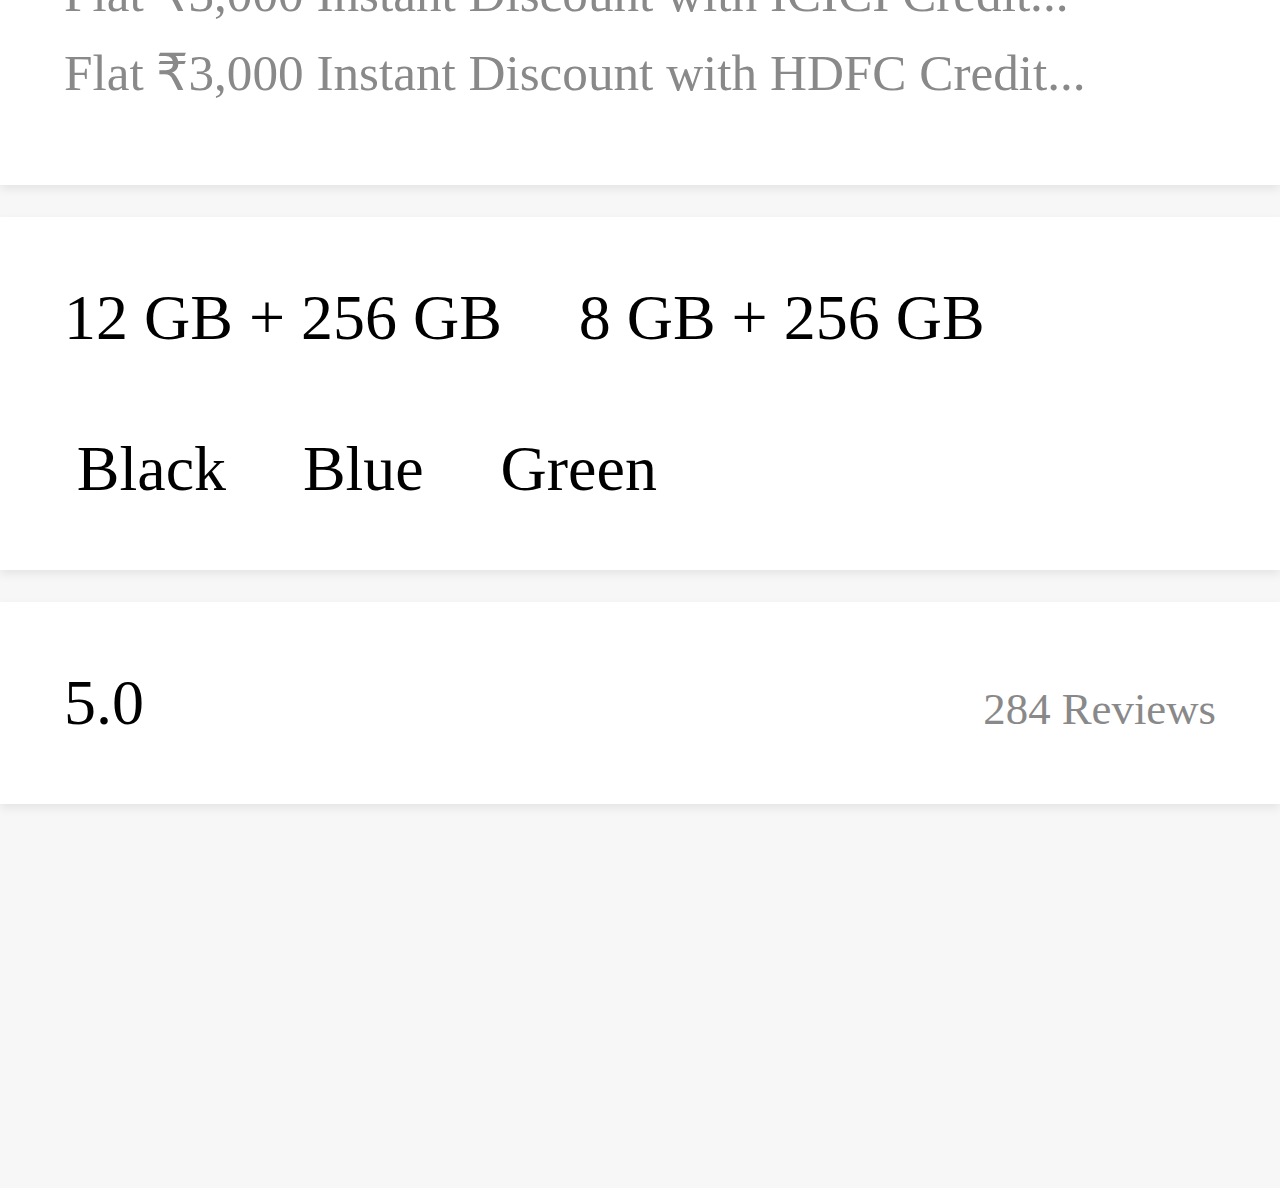
<file: exp.html>
<!DOCTYPE html>
<html lang="en">

<head>
    <meta charset="UTF-8">
    <meta http-equiv="X-UA-Compatible" content="IE=edge">
    <meta name="viewport" content="width=device-width, initial-scale=1.0">
    <title>Document</title>
    <link rel="stylesheet" href="exp.css">
    <link rel="stylesheet" href="https://cdnjs.cloudflare.com/ajax/libs/font-awesome/6.3.0/css/all.min.css"
        integrity="sha512-SzlrxWUlpfuzQ+pcUCosxcglQRNAq/DZjVsC0lE40xsADsfeQoEypE+enwcOiGjk/bSuGGKHEyjSoQ1zVisanQ=="
        crossorigin="anonymous" referrerpolicy="no-referrer" />
</head>

<body>
    <div class="prd-card">
        <div class="pr-img">
            <img src="images/phone3.jpg" alt="">
        </div>
        <div class="pricee">
            <p>From</p>
            <strong>₹12999</strong>
            <del>₹16999</del>
        </div>
        <div class="p-name">
            Redmi A1+
        </div>

    </div>
    <div class="cred-card">
        <div class="para">
            <p>Flat ₹3,000 Instant Discount with ICICI Credit...</p>
            <p>Flat ₹3,000 Instant Discount with HDFC Credit...</p>
        </div>
        <div class="arrow">
            <i class="fa-solid fa-chevron-right"></i>
        </div>
    </div>
    <div class="storagee">
        <div class="firstt">
            <p>12 GB + 256 GB</p>
            <p>8 GB + 256 GB</p>
        </div>
        <div class="secondd">
            <div class="box"><i class="fa-solid fa-circle" style="margin-right: 1vw;"></i>Black</div>
            <div class="box"><i class="fa-solid fa-circle" style="color:rgb(4, 221, 221); margin-right: 1vw;"></i>Blue
            </div>
            <div class="box"><i class="fa-solid fa-circle"
                    style="color:rgb(201, 225, 206); margin-right: 1vw;"></i>Green</div>
        </div>
    </div>
    <div class="reviewss">
        <div class="rating">
            <span>5.0</span>
            <div class="stars" style="display: inline-block;">
                <i class="fa-solid fa-star" style="color: #f96706;"></i>
                <i class="fa-solid fa-star" style="color: #f96706;"></i>
                <i class="fa-solid fa-star" style="color: #f96706;"></i>
                <i class="fa-solid fa-star" style="color: #f96706;"></i>
                <i class="fa-solid fa-star" style="color: #f96706;"></i>
            </div>
        </div>
        <div class="nrev">
            <p style="display: inline-block;">284 Reviews</p>
            <i class="fa-solid fa-chevron-right"></i>
        </div>
    </div>
    <div class="buyy">
        <div class="iconss">
        <i class="fa-sharp fa-solid fa-headset"></i>
        <i class="fa-solid fa-basket-shopping"></i>
        </div>
        <span>BUY NOW</span>
    </div>
</body>

</html>
</file>
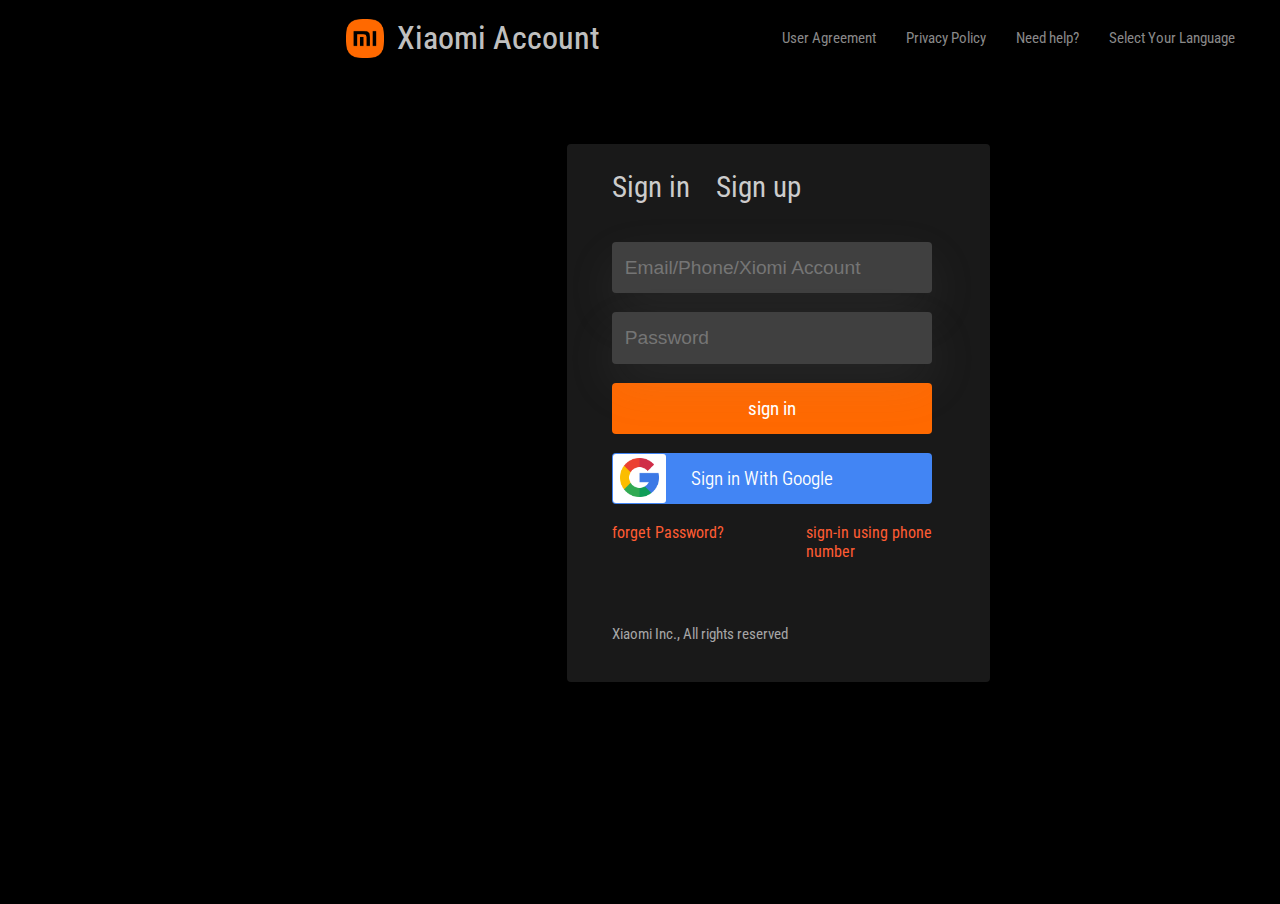
<file: login.html>
<!DOCTYPE html>
<html lang="en">

<head>
    <meta charset="UTF-8">
    <meta http-equiv="X-UA-Compatible" content="IE=edge">
    <meta name="viewport" content="width=device-width, initial-scale=1.0">
    <title>Document</title>
    <link
        href="https://fonts.googleapis.com/css2?family=Libre+Baskerville:wght@400;700&family=Roboto+Condensed:ital,wght@0,300;0,400;0,700;1,300;1,400;1,700&family=Roboto:ital,wght@0,100;0,300;0,400;0,500;0,700;0,900;1,100;1,300;1,400;1,500;1,700;1,900&display=swap"
        rel="stylesheet">
    <link rel="stylesheet" href="login.css">
</head>

<body>
    <div class="banner-img"></div>
    <!---------------------------------------------Nav-bar------------------------------------------------------------------>

    <div class="nav">
        <div class="nav-bar">
            <div class="logo">
                <img src="images/mi-logo-removebg-preview.png" alt="">
                <h1>Xiaomi Account</h1>
            </div>
            <ul class="nav-item">
                <li>User Agreement</li>
                <li>Privacy Policy</li>
                <li>Need help?</li>
                <li>Select Your Language</li>
            </ul>
        </div>
    </div>

    <!---------------------------------------------LOGIN-CARD---------------------------------------------------------------->
    <div class="login-container">
        <div class="login-card">
            <div class="sign-content">
                <h1 onclick="signin()" >Sign in</h1>
                <h1 onclick="signup()" >Sign up</h1>
            </div>
            <div id="sign-in-content">
                <div class="input">
                    <input type="text" placeholder="Email/Phone/Xiomi Account">
                    <input type="text" placeholder="Password">
                    <div class="sign-in" >
                        sign in
                    </div>
                    <div class="sign-in google">
                        <span class="google-btn"><img src="images/google.png" alt=""></span>
                        <p>Sign in With Google</p>
                    </div>
                </div>
                <div class="forget-pass">
                    <P>forget Password?</P>
                    <p>sign-in using phone <br>number</p>
                </div>
                <p class="rights">Xiaomi Inc., All rights reserved</p>
            </div>
            <div id="sign-up-content">
                <div class="input">
                    <input type="text" placeholder="Email/Phone/Xiomi Account">
                    <input type="text" placeholder="Password">
                    <input type="text" placeholder="Region">
                </div>
                <input class="check" type="checkbox" id="vehicle1" name="vehicle1" value="Bike">
                <label class="terms" for="vehicle1">I've read and agreed to Xiaomi's User Agreement and Privacy
                    Policy.</label>
           
            <div class="sign-in up">
                sign up
            </div>
            <p class="rights">Xiaomi Inc., All rights reserved</p>
        </div>
        </div>
    </div>
<script src="login.js"></script>
</body>


</html>
</file>
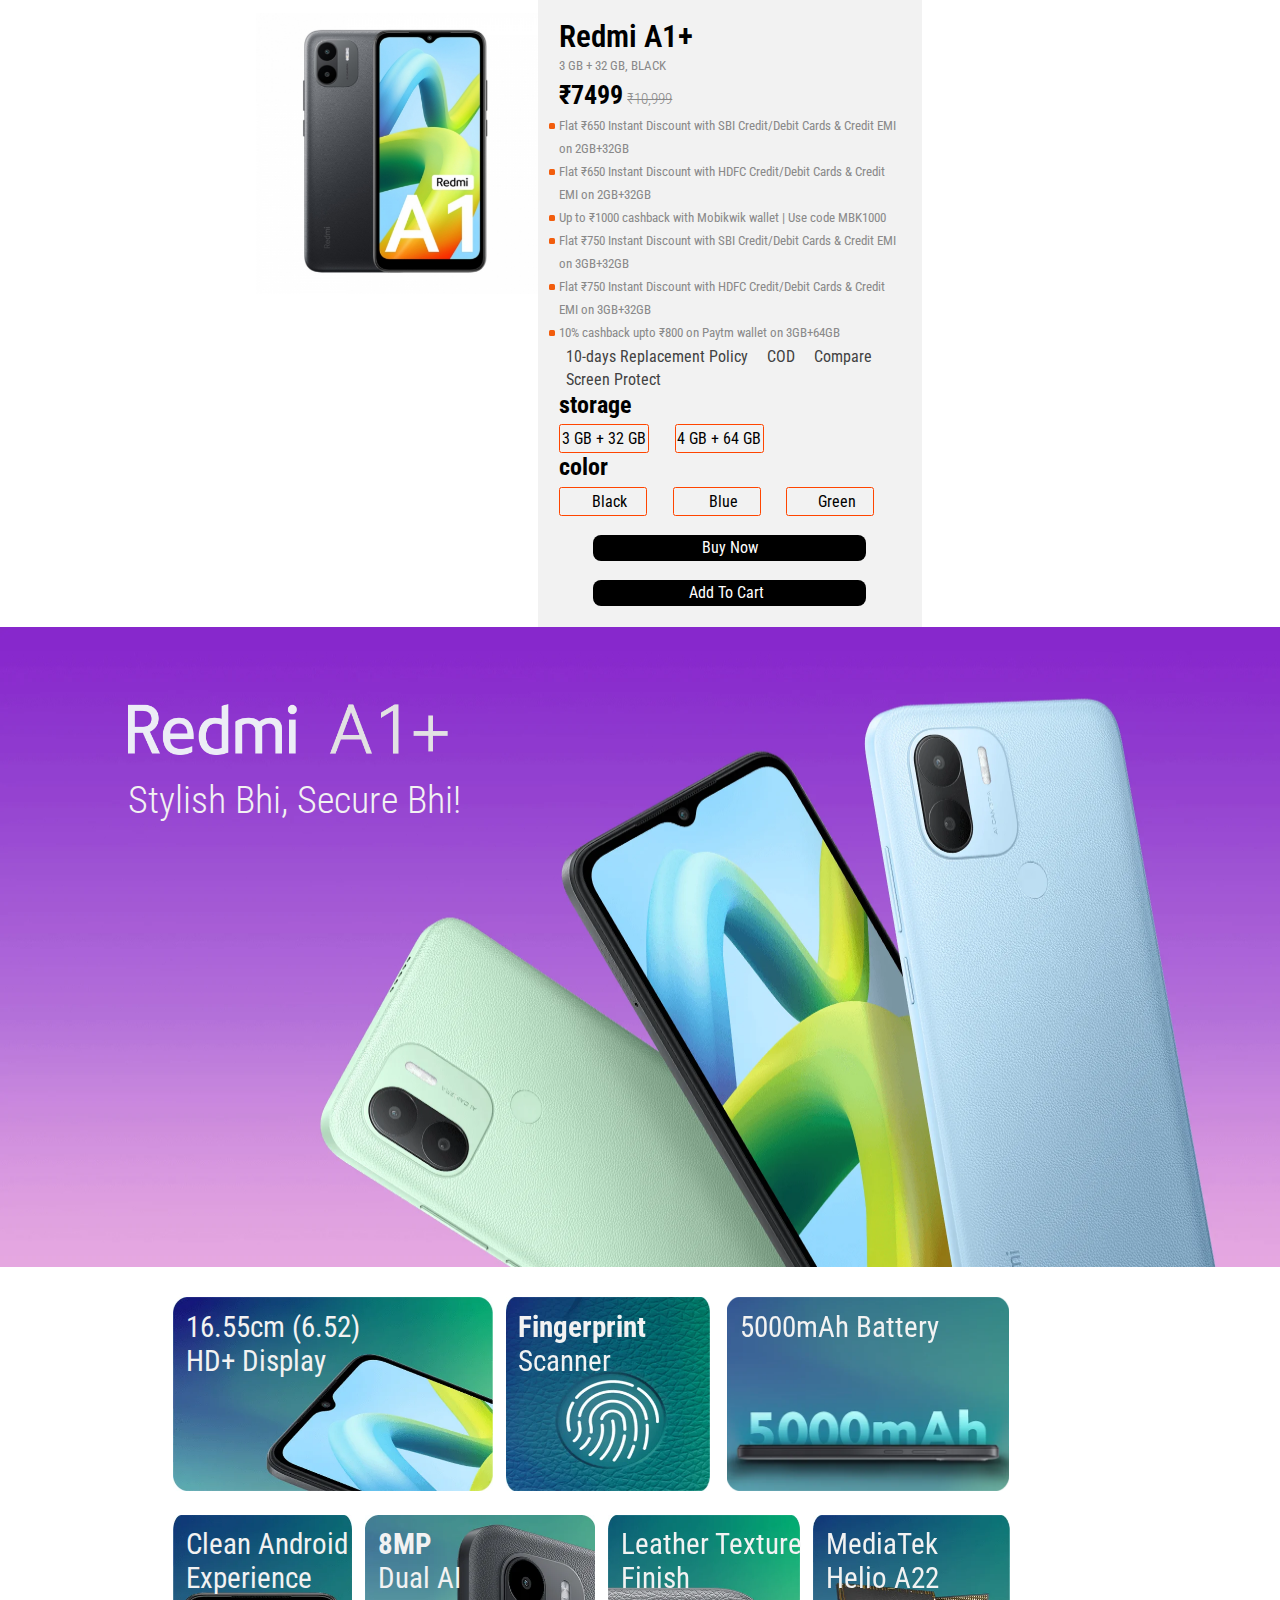
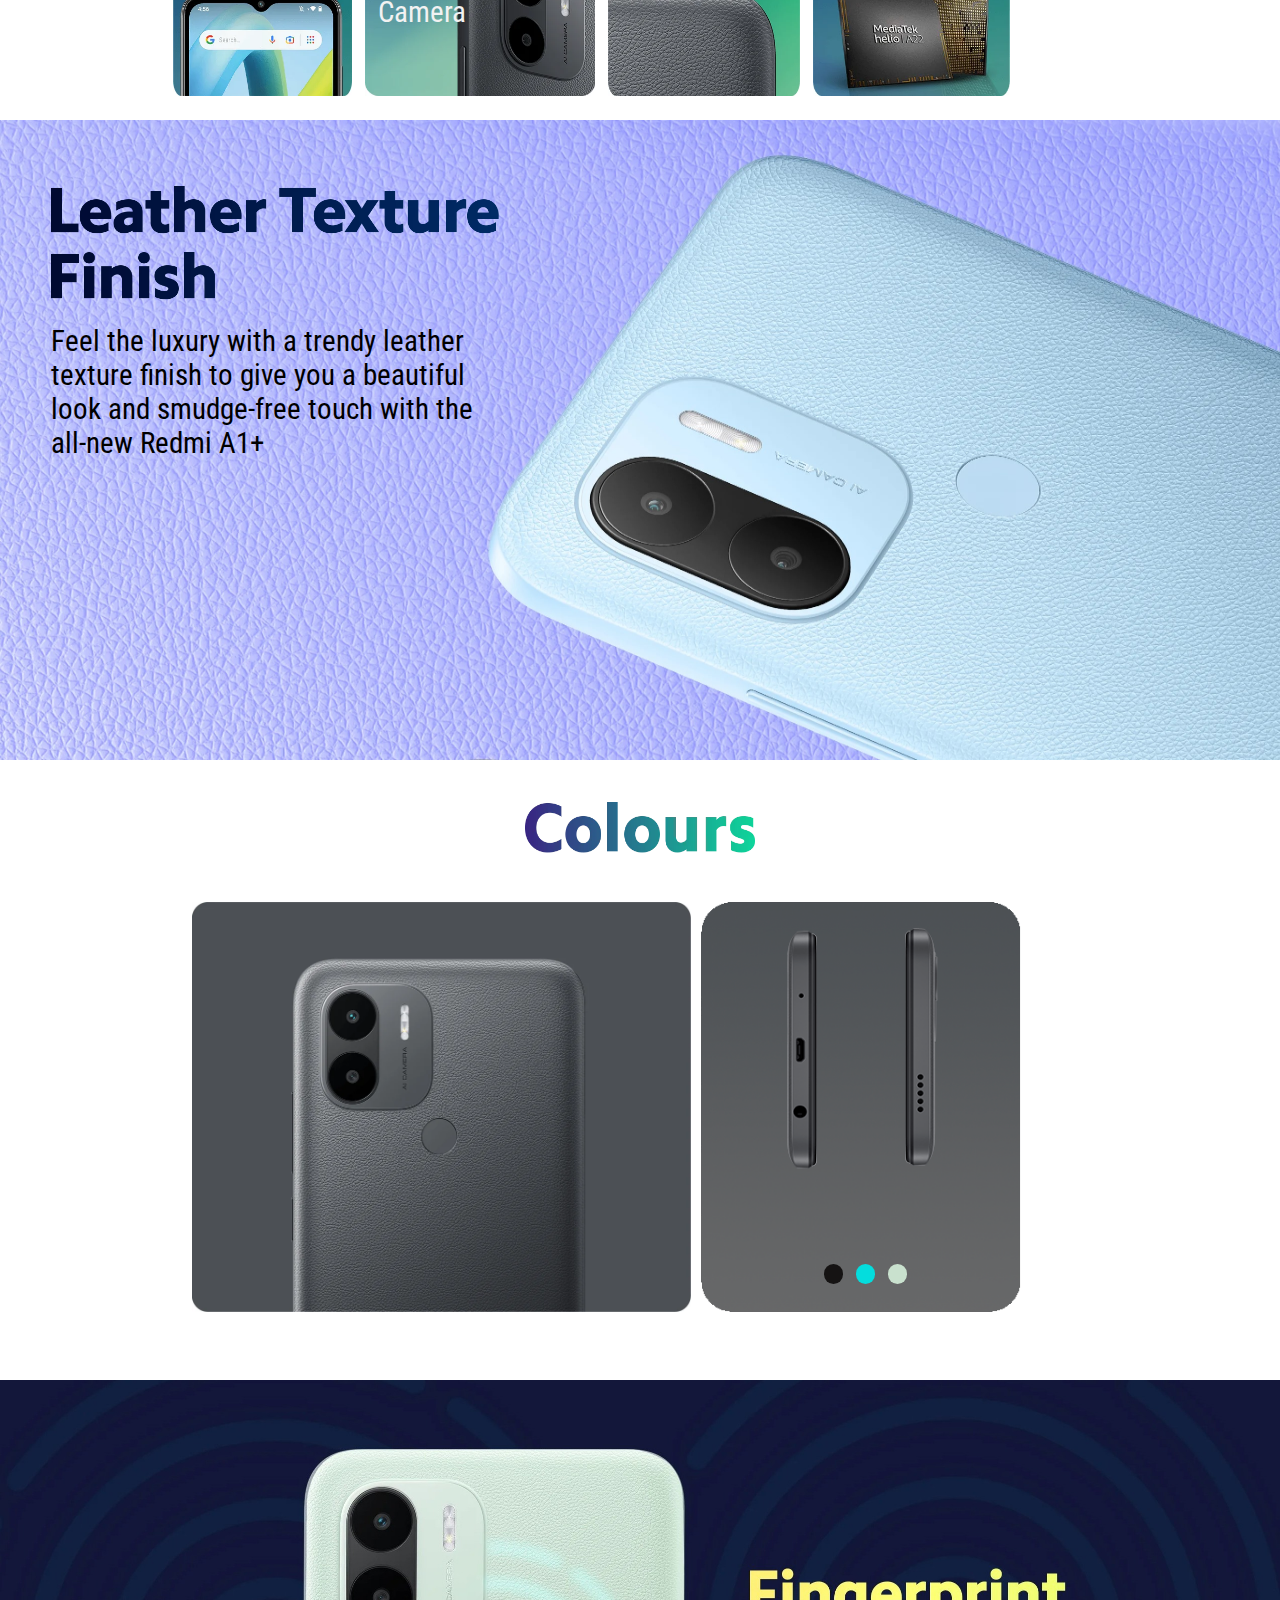
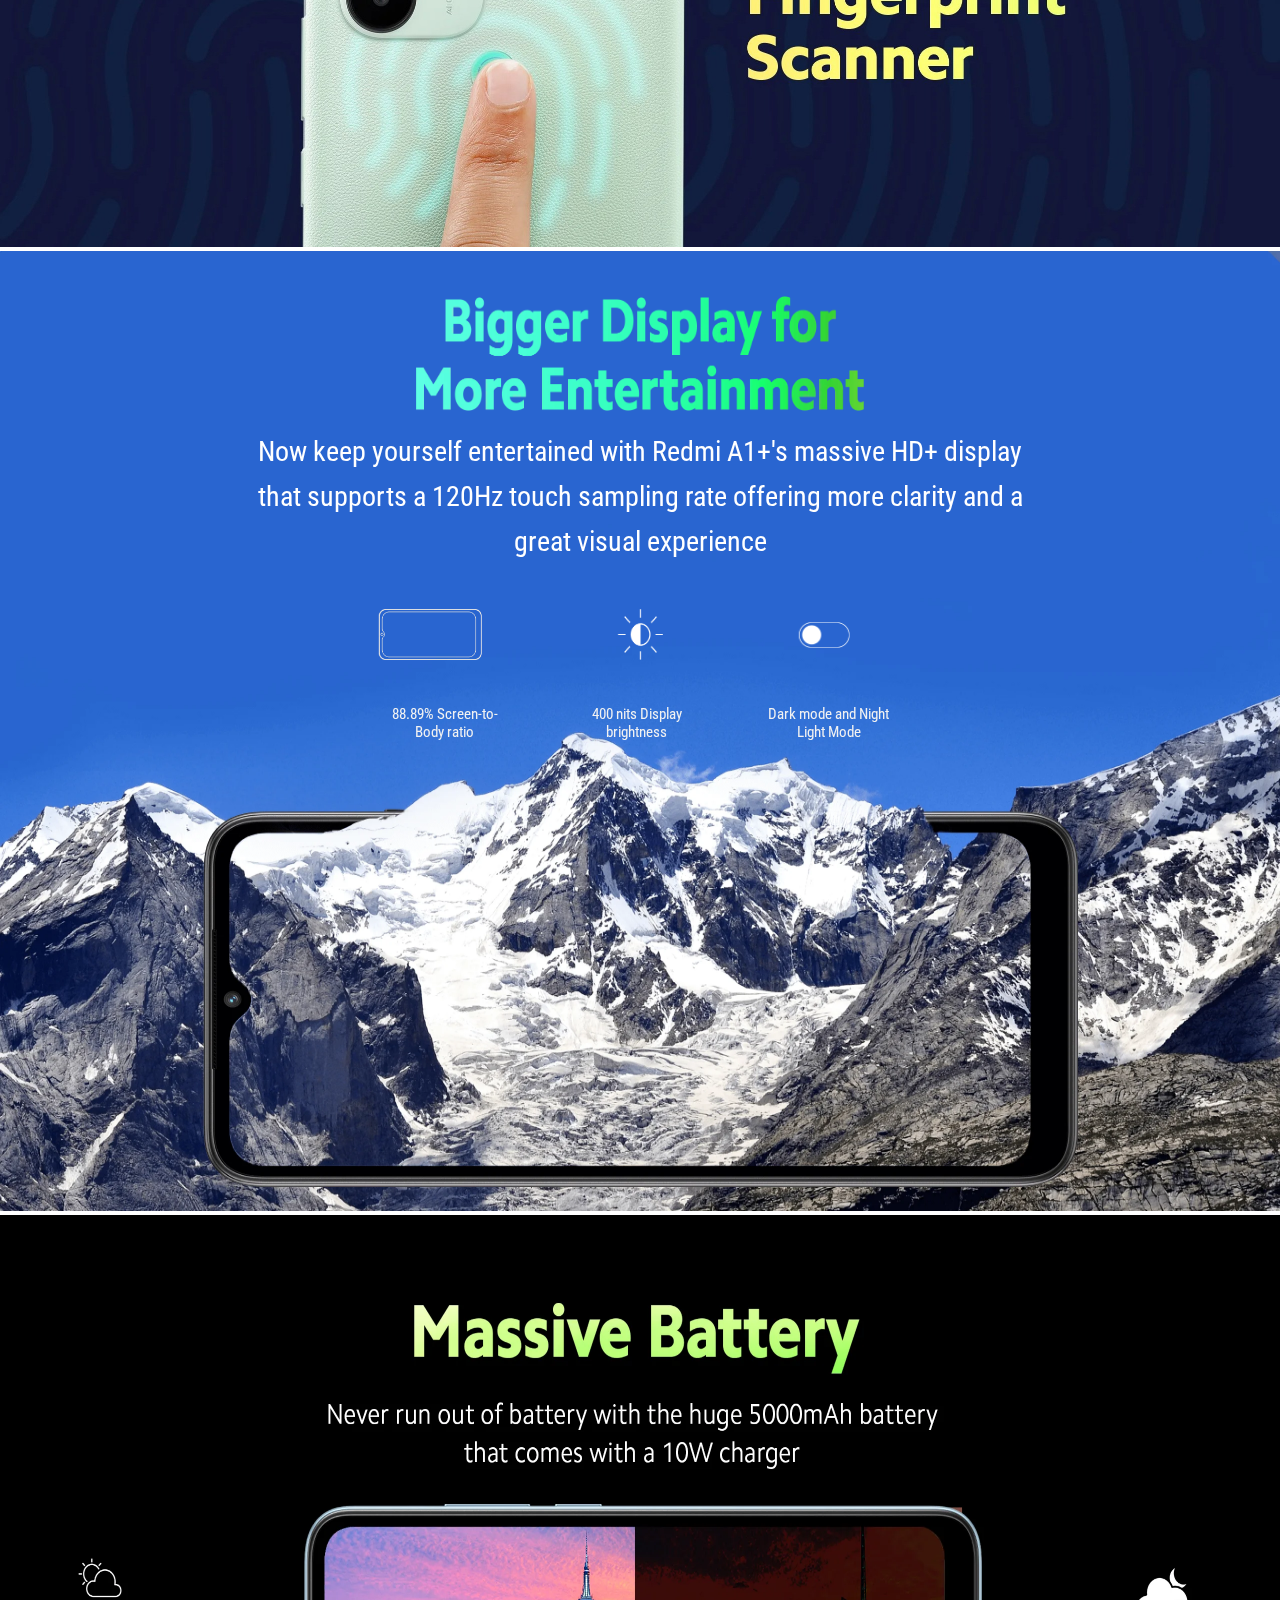
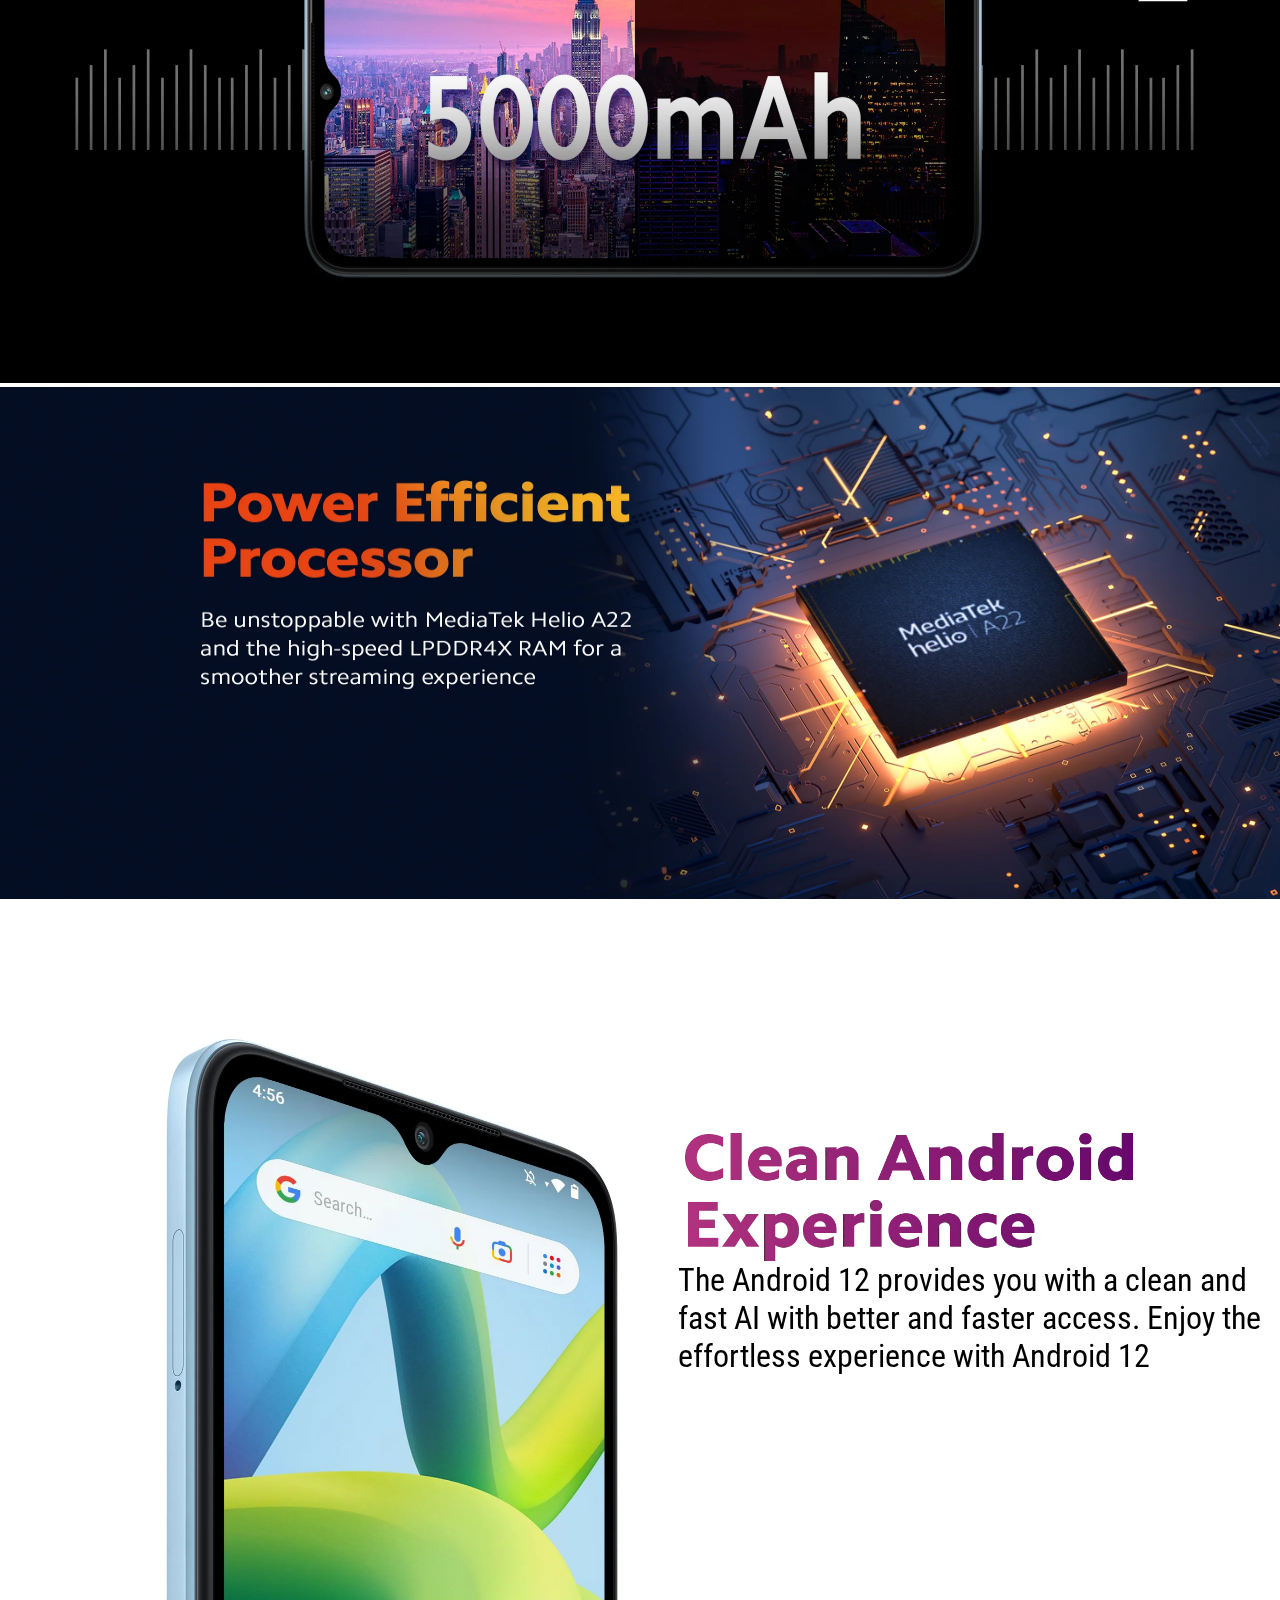
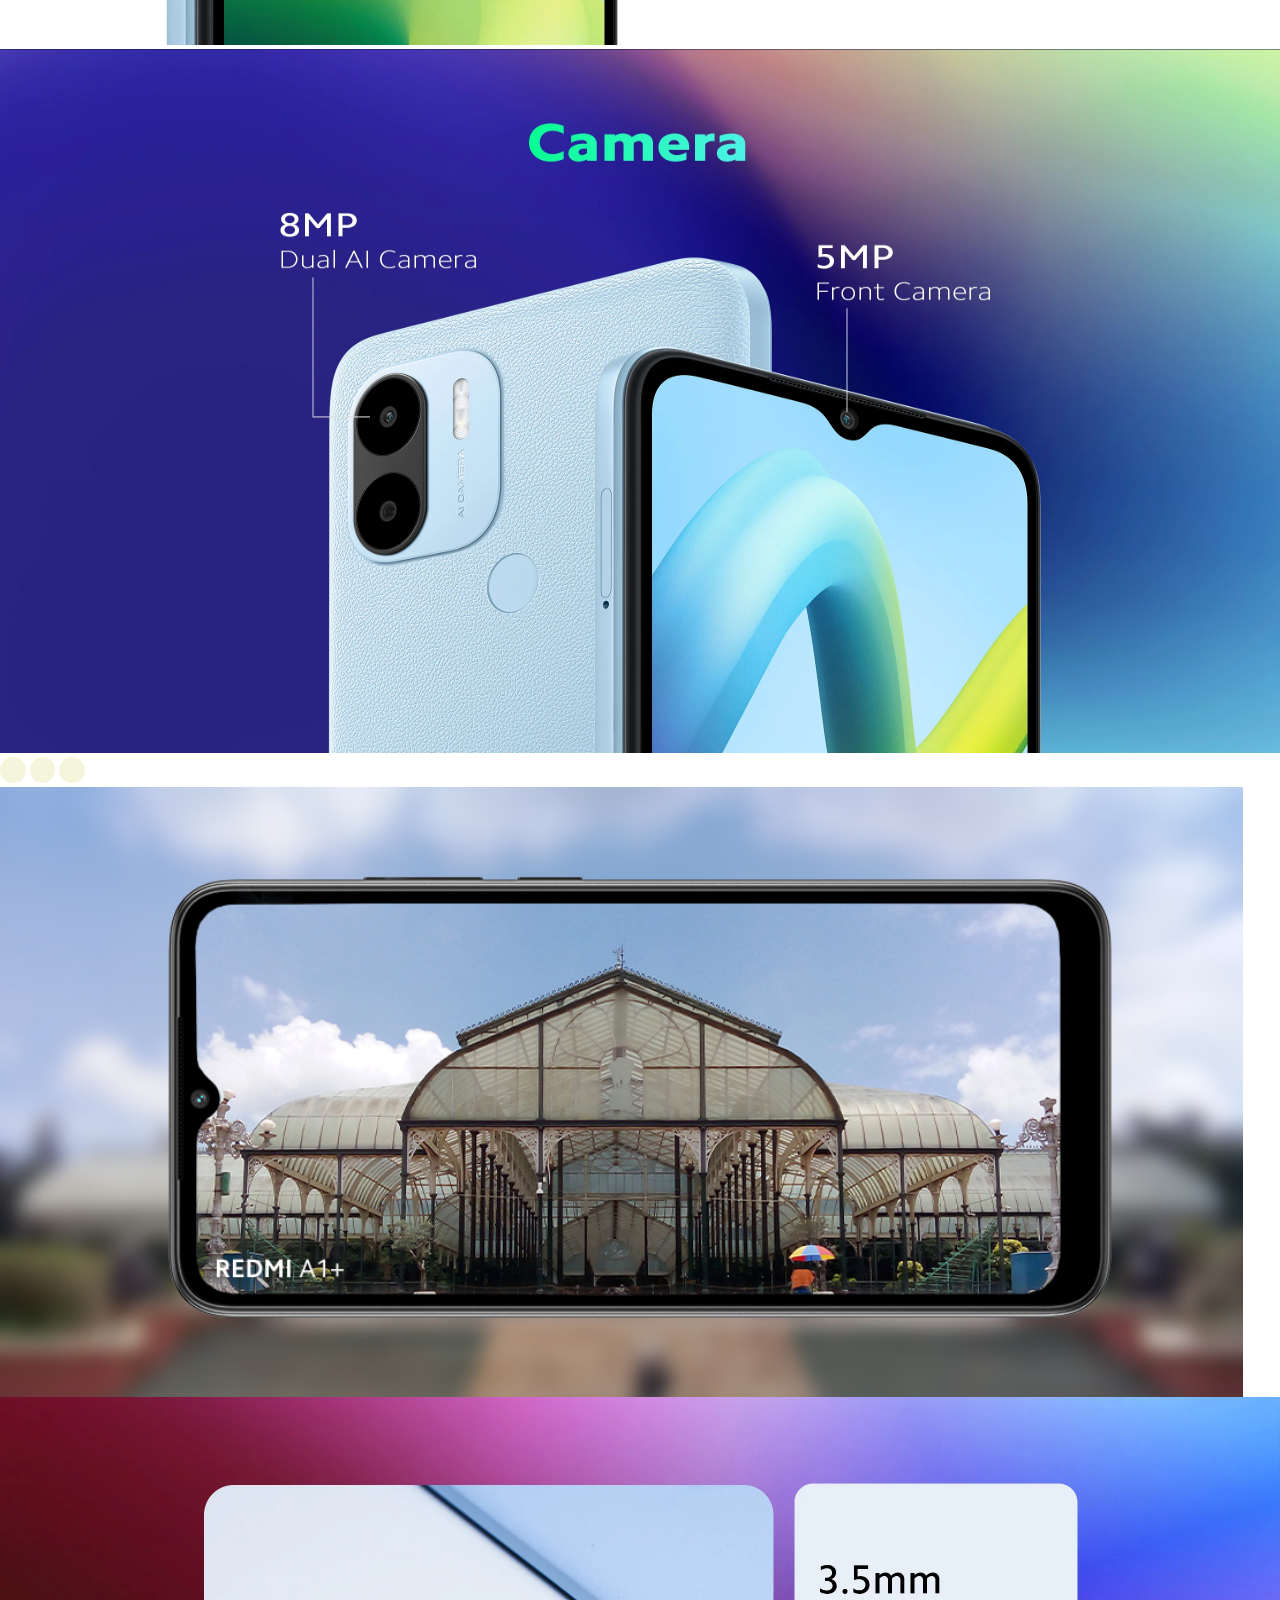
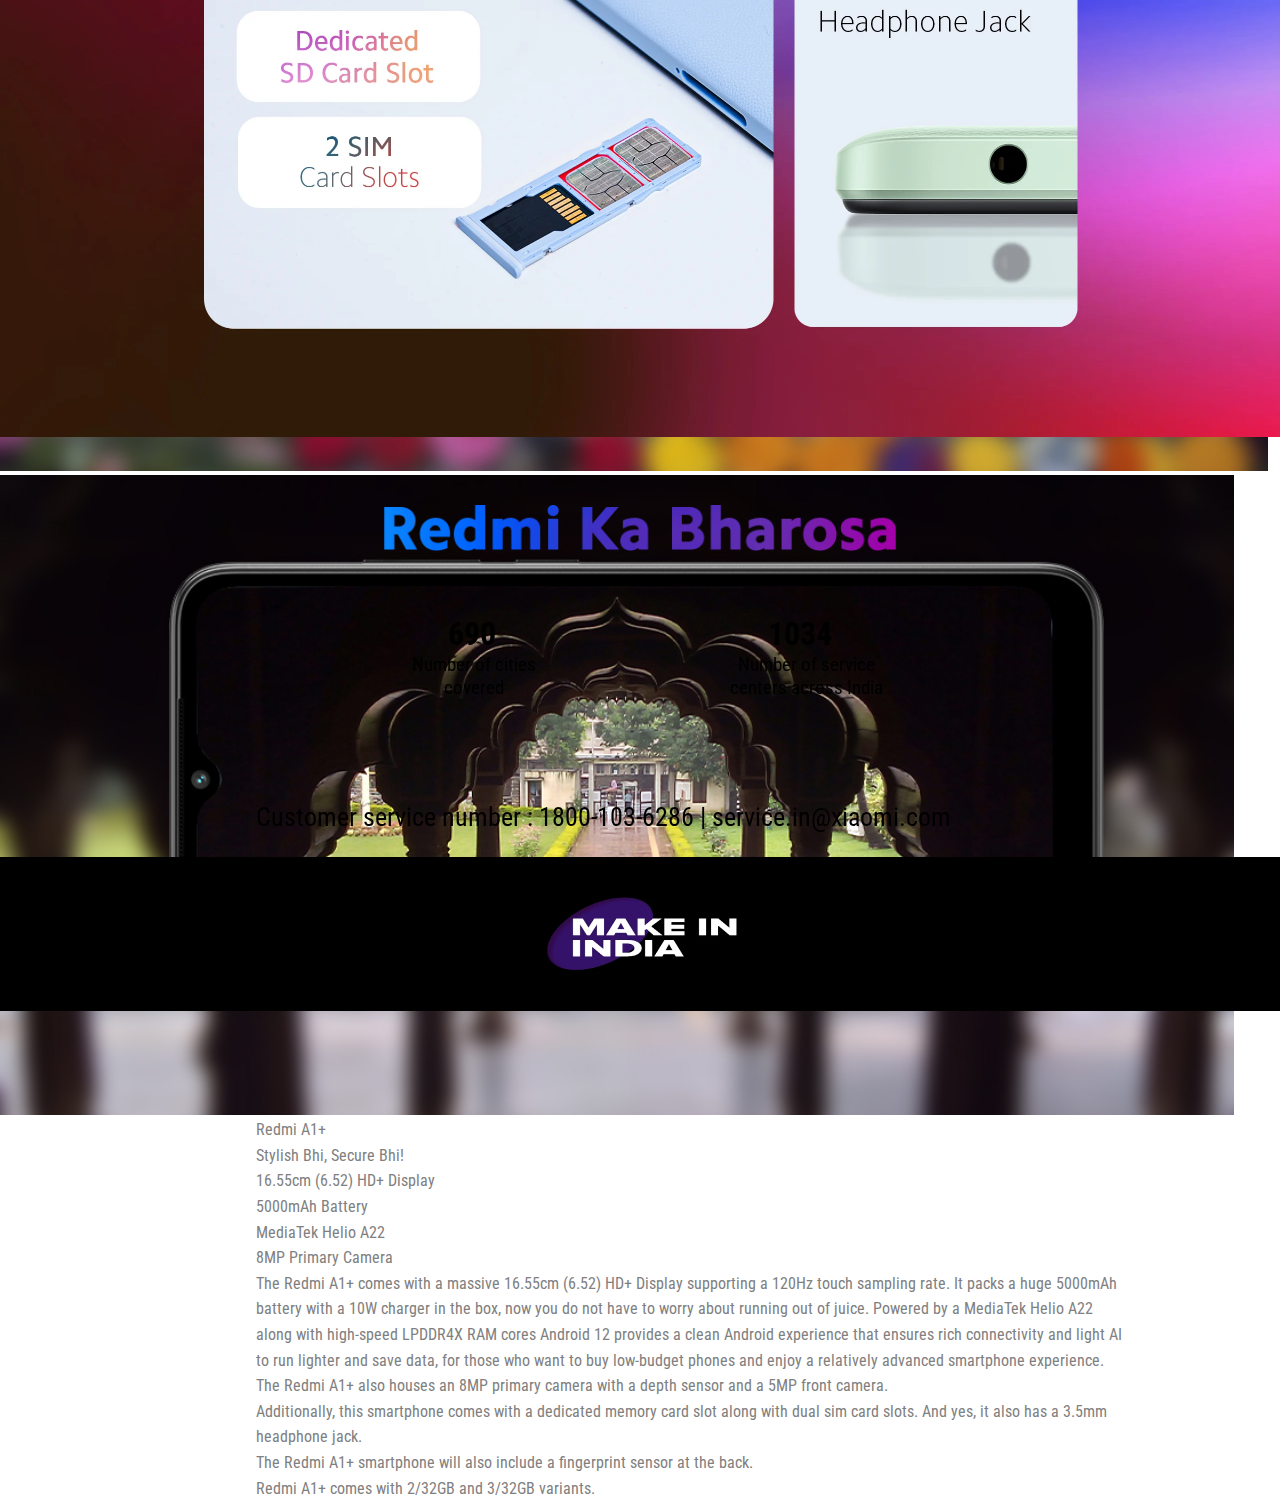
<file: product-discription.html>
<!DOCTYPE html>
<html lang="en">

<head>
    <meta charset="UTF-8">
    <meta http-equiv="X-UA-Compatible" content="IE=edge">
    <meta name="viewport" content="width=., initial-scale=1.0">
    <title>Document</title>
    <link rel="stylesheet" href="https://cdnjs.cloudflare.com/ajax/libs/font-awesome/6.3.0/css/all.min.css"
        integrity="sha512-SzlrxWUlpfuzQ+pcUCosxcglQRNAq/DZjVsC0lE40xsADsfeQoEypE+enwcOiGjk/bSuGGKHEyjSoQ1zVisanQ=="
        crossorigin="anonymous" referrerpolicy="no-referrer" />
    <link
        href="https://fonts.googleapis.com/css2?family=Libre+Baskerville:wght@400;700&family=Roboto+Condensed:ital,wght@0,300;0,400;0,700;1,300;1,400;1,700&family=Roboto:ital,wght@0,100;0,300;0,400;0,500;0,700;0,900;1,100;1,300;1,400;1,500;1,700;1,900&display=swap"
        rel="stylesheet">

    <link rel="stylesheet" href="pr-dis.css">
    <link href="https://cdn.jsdelivr.net/npm/bootstrap@5.3.0-alpha3/dist/css/bootstrap.min.css" rel="stylesheet"
        integrity="sha384-KK94CHFLLe+nY2dmCWGMq91rCGa5gtU4mk92HdvYe+M/SXH301p5ILy+dN9+nJOZ" crossorigin="anonymous">
</head>

<body>


    <div class="product-content">
        <div class="container-img">
            <img src="images/phone4.jpg" alt="">
        </div>
        <div class="product-dis">
            <h1>Redmi A1+</h1>
            <small>3 GB + 32 GB, BLACK</small>
            <div class="price">
                <strong>₹7499</strong>
                <del>₹10,999</del>
            </div>
            <ul class="details">
                <li>Flat ₹650 Instant Discount with SBI Credit/Debit Cards & Credit EMI on 2GB+32GB</li>
                <li>Flat ₹650 Instant Discount with HDFC Credit/Debit Cards & Credit EMI on 2GB+32GB</li>
                <li>Up to ₹1000 cashback with Mobikwik wallet | Use code MBK1000</li>
                <li>Flat ₹750 Instant Discount with SBI Credit/Debit Cards & Credit EMI on 3GB+32GB</li>
                <li>Flat ₹750 Instant Discount with HDFC Credit/Debit Cards & Credit EMI on 3GB+32GB</li>
                <li>10% cashback upto ₹800 on Paytm wallet on 3GB+64GB</li>
            </ul>
            <ul style="display: flex; flex-wrap: wrap;" class="points">
                <li style="margin-right: 1vw;"><i class="fa-regular fa-square-check fa-sm"
                        style="color: #f25d0d;"></i>10-days Replacement Policy</li>
                <li style="margin-right: 1vw;"><i class="fa-regular fa-square-check fa-sm"
                        style="color: #f25d0d;"></i>COD</li>
                <li style="margin-right: 1vw;"><i class="fa-regular fa-square-check fa-sm"
                        style="color: #f25d0d;"></i>Compare</li>
                <li style="margin-right: 1vw;"><i class="fa-regular fa-square-check fa-sm"
                        style="color: #f25d0d;"></i>Screen Protect</li>

            </ul>
            <div class="storage">
                <h2>storage</h2>
                <div class="ram-rom">
                    <div class="box">3 GB + 32 GB</div>
                    <div class="box">4 GB + 64 GB</div>
                </div>
            </div>
            <div class="storage">
                <h2>color</h2>
                <div class="ram-rom">
                    <div class="box"><i class="fa-solid fa-circle" style="margin-right: 1vw;"></i>Black</div>
                    <div class="box"><i class="fa-solid fa-circle"
                            style="color:rgb(4, 221, 221); margin-right: 1vw;"></i>Blue</div>
                    <div class="box"><i class="fa-solid fa-circle"
                            style="color:rgb(201, 225, 206); margin-right: 1vw;"></i>Green</div>
                </div>
            </div>
            <span class="buy-btn">Buy Now</span>
            <span class="buy-btn">Add To Cart <i class="fa-solid fa-cart-plus" style="margin-left:0.5vw ;"></i> </span>
        </div>
    </div>
    <section>
        <div class="dis-img" style="position: relative;">
            <img class="img1" src="images/pr1.webp" alt="">
            <div class="img1-text"><img src="images/text.webp" alt=""> <br>
                Stylish Bhi, Secure Bhi!
            </div>
        </div>

        <div class="info-img">
            <div class="i-img1 images"><img src="images/pr2webp.webp" alt="">
                <div class="info-content">16.55cm (6.52) <br>HD+ Display</div>
            </div>
            <div class="i-img2 images"><img src="images/pr3.webp" alt="">
                <div class="info-content"> <b>Fingerprint</b> <br> Scanner</div>
            </div>
            <div class="i-img3 images"><img src="images/pr4.webp" alt="">
                <div class="info-content">5000mAh Battery</div>
            </div>
        </div>
        <div class="info-img">
            <div class="i-img4 images"><img src="images/pr5.webp" alt="">
                <div class="info-content">Clean Android<br>Experience</div>
            </div>
            <div class="i-img5 images"><img src="images/pr6.webp" alt="">
                <div class="info-content"> <b>8MP</b> <br> Dual AI <br>Camera</div>
            </div>
            <div class="i-img6 images"><img src="images/pr7.webp" alt="">
                <div class="info-content">Leather Texture<br> Finish</div>
            </div>
            <div class="i-img7 images"><img src="images/pr8.webp" alt="">
                <div class="info-content">MediaTek <br> Helio A22</div>
            </div>
        </div>
    </section>
    <section>
        <div class="leather">
        <img src="images/pr10.jpg" style="width:100%; height: 50vw;" alt="">
        <div class="leather-content">
            <img src="images/leather.webp" alt="">
            <p>Feel the luxury with a trendy leather texture finish to give 
                you a beautiful look and 
                smudge-free touch with 
                the all-new Redmi A1+</p>
        </div>
        </div>
    </section>
    <!------------------------------------------------color------------------------------------------------------------------>
    <section>
        <div class="color">
            <img src="images/colour.webp" alt="">
            <div class="color-box">
                <div class="c1"><img src="images/pr9.webp" alt=""></div>
                <div class="c2" style="position: relative;"><img src="images/pre.png" alt="">
                    <div class="colors">
                        <div class="c3">
                   <div class="black col"></div>
                      </div>
                      <div class="c3">
                        <div class="blue col"></div>
                           </div>
                           <div class="c3">
                            <div class="green col"></div>
                               </div>
                    </div>
                </div>
            </div>
        </div>
    </section>
    <!----------------------------------INFORMATION-IMAGES--------------------------------------------------------------------->
    <section>
        <div class="inf-img1 "><img src="images/pr11.jpg" alt=""></div>
        <div class="inf-img2 "><img src="images/pr13.webp" alt="">
            <div class="pr-13-content">
                <img class="p-img1" src="images/pr13c.webp" alt="">
                <p class="content-para">Now keep yourself entertained with Redmi A1+'s massive HD+ display that supports
                    a 120Hz touch sampling rate offering more clarity and a great
                    visual experience
                </p>
                <div class="feature">
                    <div><img class="phonei " src="images/phonei.webp" alt="">
                        
                    </div>
                    <div><img class="bright" src="images/bright.webp" alt="">
                       
                    </div>
                    <div><img class="toogle" src="images/tooglewebp.webp" alt="">
                       
                    </div>
                </div>
                <div class="feature-content">
                    <p>88.89% Screen-to-Body ratio</p>
                    <p>400 nits Display brightness</p>
                    <p>Dark mode and Night Light Mode</p>
                </div>
            </div>
        </div>
        <div class="inf-img3 "><img src="images/pr14.webp" alt=""></div>
        <div class="inf-img4 "><img src="images/pr15.webp" alt="">
        </div>
        <div class="inf-img5 "><img src="images/pr16.webp" alt="">
            <div class="pr-15-content">
                <img class="p-img2" src="images/pr16i.webp" alt="">
                <p>The Android 12 provides you with a clean and fast AI with better and faster access. Enjoy the effortless experience with Android 12</p>
            </div>
        </div>
        <div class="inf-img6 "><img src="images/pr17.webp" alt=""></div>
      <!-------------------------------------------CROUSEL-SECTION---------------------------------------------------------->
        <div id="carouselExampleIndicators" style="height: 50vw;" class="carousel slide" data-bs-ride="carousel">
        <div class="carousel-indicators">
            <button type="button" style="width: 2vw;height: 2vw; border-radius: 50%; background-color: beige; outline: none;border: none;" data-bs-target="#carouselExampleIndicators" data-bs-slide-to="0" class="active" aria-current="true" aria-label="Slide 1"></button>
          <button type="button" style="width: 2vw;height: 2vw; border-radius: 50%; background-color: beige; outline: none;border: none;" data-bs-target="#carouselExampleIndicators" data-bs-slide-to="1" class="active" aria-current="true" aria-label="Slide 2"></button>
          <button type="button"  style="width: 2vw;height: 2vw; border-radius: 50%; background-color: beige; outline: none;border: none;" data-bs-target="#carouselExampleIndicators" data-bs-slide-to="2" aria-label="Slide 3"></button>
        </div>
        <div class="carousel-inner">
          <div class="carousel-item active">
            <img src="images/C1.jpg" class="d-block w-100" alt="... " style="height: 50vw;">
          </div>
          <div class="carousel-item">
            <img src="images/cr2.jpg" class="d-block w-100" alt="..."style="height: 50vw";>
          </div>
          <div class="carousel-item">
            <img src="images/cr3.jpg" class="d-block w-100" alt="..."style="height: 50vw";>
          </div>
        </div>
      </div>
      <div class="inf-img7 "><img src="images/pr22.webp" alt=""></div>
    </section>
    <section>
        <div class="achivement">
            <img src="images/achivement.webp" alt="">
            <div class="achivement-content">
            <div class="city">
                <h1>690</h1>
                <p>Number of cities <br> covered</p>
            </div>
            <div class="service">
                <h1>1034</h1>
                <p>Number of service <br> centers across India</p>
            </div>
        </div>
        <div class="coust-care"> <p>Customer service number : 1800-103-6286 | service.in@xiaomi.com</p></div>  
        </div>
       
    </section>
   <section>
    <div class="make">
    <img src="images/make.webp" alt="">
     <div class="brief">
       <p>Redmi A1+<br>
        Stylish Bhi, Secure Bhi!<br></p>
        
        <p>16.55cm (6.52) HD+ Display<br>
        5000mAh Battery<br>
        MediaTek Helio A22<br>
        8MP Primary Camera<br>
        </p>
        <p>The Redmi A1+ comes with a massive 16.55cm (6.52) HD+ Display supporting a 120Hz touch sampling rate. It packs a huge 5000mAh battery with a 10W charger in the box, now you do not have to worry about running out of juice. Powered by a MediaTek Helio A22 along with high-speed LPDDR4X RAM cores Android 12 provides a clean Android experience that ensures rich connectivity and light AI to run lighter and save data, for those who want to buy low-budget phones and enjoy a relatively advanced smartphone experience. The Redmi A1+ also houses an 8MP primary camera with a depth sensor and a 5MP front camera.<br>
        Additionally, this smartphone comes with a dedicated memory card slot along with dual sim card slots. And yes, it also has a 3.5mm headphone jack.<br></p>
        <p>The Redmi A1+ smartphone will also include a fingerprint sensor at the back.<br>
        Redmi A1+ comes with 2/32GB and 3/32GB variants.</p>
    </div>
    </div>
   </section>
     

    <script src="https://cdn.jsdelivr.net/npm/bootstrap@5.3.0-alpha3/dist/js/bootstrap.bundle.min.js"
        integrity="sha384-ENjdO4Dr2bkBIFxQpeoTz1HIcje39Wm4jDKdf19U8gI4ddQ3GYNS7NTKfAdVQSZe"
        crossorigin="anonymous"></script>
</body>

</html>
</file>
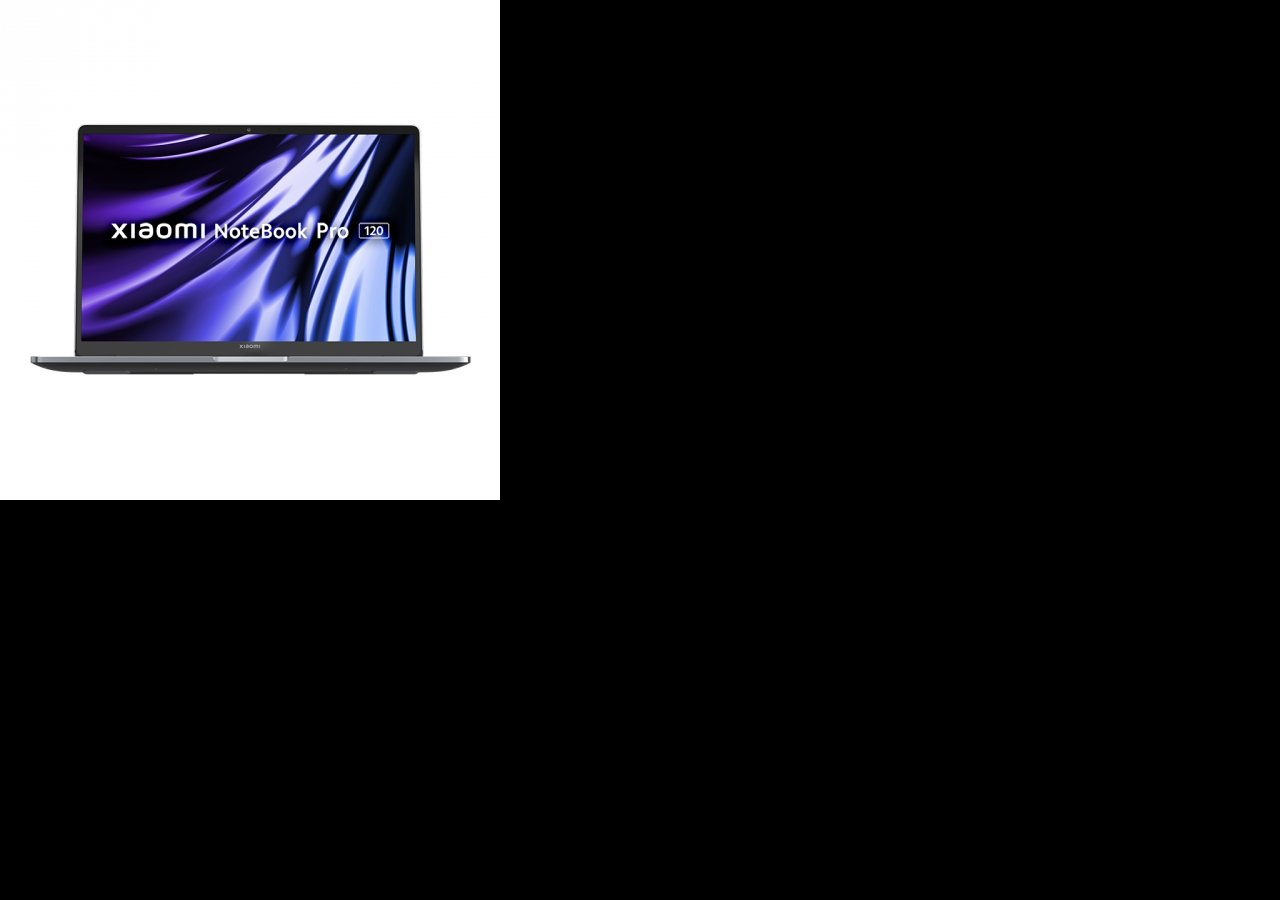
<file: product.html>
<!DOCTYPE html>
<html lang="en">
<head>
    <meta charset="UTF-8">
    <meta http-equiv="X-UA-Compatible" content="IE=edge">
    <meta name="viewport" content="width=device-width, initial-scale=1.0">
    <title>Document</title>
 <link rel="stylesheet" href="login.css">
</head>
<body>
    <div class="card-content">
        <div class="name">
        <img src="images/laptop1.jpg" alt="">
    </div>
</body>
</html>
</file>
<file: style.css>
* {
    margin: 0;
    padding: 0;
    box-sizing: border-box;
}

html {
    overflow-x: hidden;
    background: #f7f7f7;
}

body {
    background: #f5f5f5;
    font-family: 'Libre Baskerville', serif;
    font-family: 'Roboto', sans-serif;
    font-family: 'Roboto Condensed', sans-serif;
    color: #191919;
    font-size: 16px;
    overflow-x: hidden;

}
.bottle{
    position: absolute;
    background-color: red;
    color: white;
    height: 1.2vw;
    width: 1.5vw;
    border-radius: 16px;
    top: -0.2vw;
    left: 2vw;
    display: flex;
    justify-content: center;
    align-items: center;
    font-size: 0.5vw;
}

/* <!----------------------------------------------Navbar-Section----------------------------------------------------------->*/
.nav-bar {
    height: 4vw;
    width: 100vw;
    background: #fff;
    box-shadow: 0 0.4rem 1rem 0 #1919190f;
    position: fixed;
    z-index: 200;
}

.nav-items {
    height: 100%;
    font-weight: 500;
    font-size: 1.2vw;
    display: flex;
    justify-content: space-between;
    align-items: center;
}

.mi {
    margin-left: 1vw;
    margin-right: 1vw;
    display: flex;
    align-items: center;
    height: 100%;
}

.mi-logo {
    height: 2.6vw;
    width: 2.6vw;
}

.first {
    display: flex;
    width: 60vw;
    height: 100%;
}

#first {
    width: 60vw;
}

#first li {
    margin-right: 1.4vw;

}

.divider {
    width: 4vw;
    margin-right: 3vw;

}

.sec {
    width: 13vw;
    height: 100%;
    margin-right: 1vw;
}

.sec ul li {
    margin-right: 1.8vw;
}

.logo {
    height: 100%;
    width: 23vw;
    /* margin-right: -3.5vw; */
}

.logo ul li {
    height: 2.7vw;
    width: 2.7vw;
    padding: 4px 2px 2px 2px;
    /* margin-left:8px; */
    margin-right: 1.8vw;
    border-radius: 50%;
    font-size: 1.4vw;
    text-align: center;
    /* text-justify: center;*/
    transition: background-color 0.3s;
}

.logo ul li:hover {

    background: #cccccc;
    

}

#first,
#second,
#third {
    display: flex;
    list-style: none;
    height: 100%;
    font-size: 1.15vw;
    font-weight: 400;
    justify-content: flex-start;
    align-items: center;
    justify-items: center;
    letter-spacing: normal;
    color: #4d4545;

}

.nav-items ul li {
    position: relative;
    cursor: pointer;
}

.del {
    padding: 1.9vw 0.5vw 1.3vw 0.05vw;
    /* background-color: palegoldenrod; */
}

.line img {
    height: 30px;
    width: 30px;
}

.line:hover {
    color: #ff6900;
}

.bars {
    display: none;
}

/* <-----------------------------------Seaking-bar-----------------------------------------------------------------------> */
#phone {
    position: absolute;
    z-index: 100;
    height: 0vw;
    width: 100vw;
    background-color: #f7f7f7;
    visibility: hidden;
    left: -12vw;
    top: 2.89vw;
    transition: all 0.05s linear;

}

#phone ul {
    display: flex;
    list-style: none;
    cursor: pointer;
    position: relative;
    left: 10vw;
    font-size: 500000px;

}

#xiomi {
    margin: 2vw 2vw 0 29vw;
}

#redmi {
    margin: 2vw 0 0 -32px;
}

#phone ul li:hover {
    color: #ff6900;
}

#seprator {
    height: 1vw;
    width: 2px;
    background-color: #4d4545;
    margin: 3vw 40px 0 0;
}

#tv {
    position: absolute;
    z-index: 100;
    height: 0vw;
    width: 100vw;
    background-color: #f7f7f7;
    display: flex;
    font-size: 10px;
    left: -16vw;
    transition: all 0.12s ease-in;
    top: 2.89vw;

}

#tv ul {
    /* position: absolute; */
    list-style: none;
    width: 20vw;
    line-height: 40px;
    visibility: hidden;
    transition: visibility 0.15s ease-in-out;
}

#tv ul li h3 {
    width: 12vw;
    font-weight: 600;
}

#tv ul li {
    /* display: inline-block; */
    width: 10vw;
    margin: 0 !important;
    font-weight: 400;
    font-size: 1vw;
}

/* <----------------------------------Crousel-Section------------------------------------------------------------------> */
#slider1,
#slider2,
#slider3 {
    height: 35vw;
    position: relative;
    width: 100vw;

}

.slider-content {
    width: 32vw;
    position: absolute;
    top: 2vw;
    left: 7vw;
    line-height: 2.9vw;
    /* font-size: 2vw; */

}

.content-container {
    position: absolute;
    left: 6vw;
    top: 5vw;
}

.slider-content h1 {
    font-size: 3vw;
    margin-left: -2vw;
}

.slider-content p {
    text-align: center;
    font-size: 2vw;
    font-weight: 300;
}

.price-banner {
    font-size: 2vw;
    margin-left: -5vw;
}

.banner-action {
    margin-top: 1.5rem;
    margin-left: -5.3vw;
    cursor: pointer;
}

.buy {
    font-size: 1rem;
    background: #fff;
    border-radius: 8px;
    color: #191919;
    padding: 2px 10px 5px 10px;
    opacity: 0.;
    margin-right: 0.5vw;
}

.learn {
    font-size: 1rem;
    background: transparent;
    border: 0.5px solid #fff;
    border-radius: 8px;
    color: #fff;
    padding: 2px 10px 5px 10px;
}

/* <----------------------------------Offer-Banner----------------------------------------------------------------------> */
.offer-banner {
    margin: auto;
    width: 100vw;
    height: 15vw;
    background-image: url(images/bank.gif);
    background-size: contain;
}

/* <--------------------------------------------------Offers-Container----------------------------------------------------> */

.offer {
    position: relative;
    max-width: 80vw;
    margin: auto;
    margin-top: 30px;
    margin-bottom: 2vw;

}

.offer img {
    width: 100%;
    height: 12vw;
}

.offer-content {
    position: absolute;
    top: 1.5vw;
    left: 6vw;
    color: #fff;
}

.offer-content h2 {
    font-weight: 600;
    font-size: 2vw;
    margin-bottom: 0px !important;
}

.offer-content p {
    font-size: 1.5vw;
    font-weight: 300;
    margin-bottom: 1px !important;

}

.offer-content .buy {
    margin-top: 0;
    font-size: 1.1vw;
}

/* <------------------------------------------Product-Card---------------------------------------------------------> */
.products-container {
    width: 80vw;
    margin: auto;
    display: flex;
    justify-content: space-between;
    flex-wrap: wrap;
    background-color: transparent;
}

.product-card {
    height: 19.72vw;
    width: 19.14vw;
    ;
    background-color: #ffffff;
    transition: box-shadow 0.2s;
    cursor: pointer;
    position: relative;
    margin-bottom: 0.8vw;

}

.product-card:hover {
    box-shadow: 0 0.3125vw 0.72917vw 0 #00000014;
}

.card-content img {
    position: absolute;
    height: 10vw;
    width: 10vw;
    right: 0;
    top: 5vw;

}

.rate {
    margin-left: 2vw;
    position: absolute;
    bottom: 2vw;
    font-size: 1.5vw;
    max-height: 4vw;
    line-height: 1.2vw;
}

.rate strong {
    /* display: inline-block; */
    font-size: 1.2vw;
    margin-bottom: 2vw;
    font-weight: 600;
}

.rate del {
    color: #898989;
    font-size: 1vw;
    margin-top: 0;
    margin-left: 0.2vw;
}

.cost {
    margin-top: 0.5vw;
    font-size: 1.8vw;
    font-weight: 600;
    margin-left: 0.1vw;
}

.name {
    position: absolute;
    margin-left: 2vw;
    top: 2.5vw;
}

.name h2 {
    margin-top: 0;
    margin-bottom: 0.55vw;
    font-size: 1.4vw;
    font-weight: 800;
}

.information {
    background-color: #ff69001a;
    color: orangered;
    font-size: 1vw;
    max-width: 3.90vw;
    padding: 2px 5px 2px 5px;
    border: 1px solid orangered;
    border-radius: 5px;

}

/* <-------------------------------------------FOOTER-SECTION-------------------------------------------------------------> */
.footer{
    background-color: #191919;
    margin-top: 3vw;
    color: #898989;
    width: 100%;
    height: 45rem;
    padding: 2px;
    display: block;
    /* overflow-y: hidden; */
}
.footer-container {

    display: flex;
    justify-content: space-evenly; 
    padding-top: 5vw;
}

.footer-container ul {
    list-style: none;
    line-height: 2.5rem;
    font-size: 1.2vw;
}
.footer-container ul li{
    transition: color 0.1s;
    cursor: pointer;
}
.footer-container ul li:hover{
color: #fff;
}

.social-logo {
    font-size: 2.3vw;
}

.email input {
    background-color: #191919;
    border: 1px solid #fff;
    border-radius: 12px;
    width: 20vw;
    height: 3.5vw;
    padding: 0.5vw;
    color: #fff;
    font-size: 1.5vw;
}
.application{
    border: 1.2px solid #fff; 
    border-radius: 16px;
    margin-top: 2vw;
}
.play-store{
    display: flex;  
    padding: 1vw 1vw 1vw 1vw; 
    justify-content: space-between; 
    width: 30vw; 
}
.heading{
    font-size: 18px;
    color: #fff;
}
.copyright{
    font-size: 18px;
    color: #fff;
    margin-left:100px;
    margin-top: 1.5vw;
}
/* -------------------------------------------------RESPOSIVE-FOOTER---------------------------------------------------- */
.footer-res{
    height: 110vw;
    background-color: #191919;
    padding: 5vw 5vw 0 5vw;
    color: #898989;
    line-height: 12vw;
    display: none;
}

.footer-res ul{
    list-style: none;
    padding: 0;
}
.social-logo-res{
    font-size: 8vw;
}
.heading-res{
    color: #fff;
    font-size: 9vw;
    font-weight: 900;
}
.email-res{
    font-size: 5.5vw;
    margin-bottom: 8vw;
}
.email-res input {
    background-color: #191919;
    border: 1px solid #fff;
    border-radius: 12px;
    width: 100%;
    height: 10.5vw;
    padding: 15px;
    color: #fff;
}
.play-icon{
    display: flex;
    width: 100%;
    background-color: #dbdbdb;
    color: #191919;
    height: 13vw;
    border-radius: 10px;
    justify-content: center;
    font-size: 20px;
    font-weight: 400;
}
.line-res{
    width: 100%;
    height: 1px;
    background-color: #dbdbdb;
    margin-top: 30px
}
.copyright-res{
    font-size: 12px;
    margin-top: 20px;
}
/* <-------------------------------------------------Media-Query--------------------------------------------------------> */
@media only screen and (max-width:320px) {
    .slider-content {
        margin-left: -40px;
    }

}

@media only screen and (max-width:650px) {

    body {
        font-size: 8px;
    }

    .first,
    .sec {
        display: none;
    }

    .bars {
        display: inline-block;

    }

    .fa-bars {
        font-size: 5.5vw;
        position: relative;
        left: -8vw;
    }

    .nav-bar {
        height: 12vw;
        overflow-x: hidden;
        position: relative;
    }

    .mi-logo {
        height: 8vw;
        width: 8vw;
        margin-left: 1vw;
    }

    .logo {
        margin-right: 5vw
    }

    .logo ul {
        width: 100%;
    }

    .logo ul li {

        font-size: 5.9vw;
        justify-content: space-between;
        color: #4d4545;
        margin-left: 6vw;
        height: auto;
        padding: 0;
    }
    .logo ul li:hover{
  background-color: transparent;
    }
    .fa-solid{
        color: red;
    }
    .fa-user {
        display: none;
    }
    .bottle{
        width: 5vw;
        height: 3vw;
        font-size: 1.5vw;
        left: 3vw;
    }

    /* <-----------------------------------------Croussel-slider------------------------------------------------------------> */
    #slider1,
    #slider2,
    #slider3 {
        height: 80vw;
    }

    .content-container {
        top: 1.5vw;
        left: 16vw;
        position: absolute;
    }

    .slider-content {
        width: 300px;
        top: -2vw;
        left: -1vw;
        line-height: 15.5px;
    }

    .slider-content h1 {
        font-size: 7vw;
        margin-right: -0.5rem;
    }

    .slider-content p {
        font-size: 1rem;
        /* margin-right: -1rem; */
        line-height: 16px;
    }

    .price-banner {
        font-size: 1.5rem;
        margin-left: -5vw;
        margin-right: -1rem;

    }

    .banner-action {
        margin-right: -25px;
    }

    .power h1 {
        line-height: 35px;
    }

    .power .banner-action {
        margin-top: 0px;
        margin-right: -20px;

    }

    .power .buy {
        font-size: 1.2rem;
    }

    /* <------------------------------------------offer-banner---------------------------------------------------------> */
    .offer img {
        height: 38vw;
    }

    .offer-content {
        top: 5vw;
        left: 1vw;
    }

    .offer-content h2 {
        margin-bottom: 1.8vw !important;
        font-size: 5vw;
    }

    .offer-content p {
        font-size: 3vw;
        margin-bottom: 3vw !important;
    }

    .offer-content .buy {
        font-size: 3vw;
    }

    #tv {
        display: none;
    }

    .offer {
        max-width: 95VW;
    }

    /* <------------------------------------------Product-Card---------------------------------------------------------> */
    .product-card {
        height: 40.72vw;
        width: 45.14vw;
        margin: auto;
        margin-bottom: 1.8vw;
        border-radius: 10px;
        padding-right: 15px;
    }

    .product-card img {
        height: 20vw;
        width: 20vw;
    }

    .products-container {
        width: 94vw;
        /* background-color: palevioletred; */
    }

    .name h2 {
        font-size: 5.5vw;
    }

    .information {
        font-size: 3vw;
        max-width: 13vw;
    }

    .rate {
        bottom: 10vw;
        line-height: 4vw;
    }

    .rate strong {
        font-size: 4.2vw;
    }

    .cost {
        font-size: 5vw;
    }

    .rate del {
        font-size: 2.5vw;
    }
    /* <-------------------------------------footer------------------------------------------------------------------> */
    .footer{
        display: none;
    }
    .footer-res{
        display: block;
    }

}
</file>
<file: cart.css>
*{
    margin: 0;
    padding: 0;
    box-sizing: border-box;
}
body{
    font-family: 'Libre Baskerville', serif;
    font-family: 'Roboto', sans-serif;
    font-family: 'Roboto Condensed', sans-serif;
    background-color: #f7f7f7;
}
.cart-header{
    width: 75%;
    margin: auto;
    background-color: #fff;
    color: #b0b0b0;;
    padding: 0.5vw 0 0.5vw 0;
    /* box-shadow: 0 0.3125vw 0.72917vw 0 #00000014;  */
    display: flex;
    align-items: center;
    margin-top: 1.2vw;
    height: 5vw;
}
.cart-header ul{
    display: flex;
    list-style: none;
    width: 100%;
}
.cart-header ul li{
    width: 20%;
    /* border: 1px solid red; */
    display: flex;
    justify-content: center;
    align-items: center;
    font-size: 1.1vw;
    font-weight: 500;
}
.cart-header ul li:nth-child(6){
    width: 10%;
}
/* .cart-header ul li:nth-child(1),
.cart-header ul li:nth-child(3),
.cart-header ul li:nth-child(4),
.cart-header ul li:nth-child(5){
    width: 10vw;
    border: 1px solid red;
} */
.product-cart{
    width: 75%;
    margin: auto;
    color: black;
}
.product-cart ul{
    display: flex;
    list-style: none;
    justify-content: center;
    align-items: center;
    background-color: #fff;
    color: #b0b0b0;;
    padding: 0.5vw 0 0.5vw 0;
    /* box-shadow: 0 0.3125vw 0.72917vw 0 #00000014;  */
    margin-top: 1.2vw;

}
.product-cart ul li img{
    width: 10vw;
    border: 1px solid transparent;
    border-radius: 10px;
    box-shadow: 0.5vw 1.4125vw 1.72917vw 0.5vw #00000014; 
    height: 100%;
}
.product-cart ul li{
    /* margin-right:5.5vw; */
    /* margin-left:2.5vw ; */
    width: 20%;
    height: 100%;
    /* border: 1px solid rebeccapurple;  */
    display: flex;
    justify-content: flex-end;
    flex-direction: column;
    align-items: center;
    color: black;
    font-size: 1.5vw;
}

.product-cart ul li input{
    width: 2.3vw;
    font-size: 1.2vw;
}
.product-cart ul li input::-webkit-inner-spin-button, 
input::-webkit-outer-spin-button {  
   opacity: 1;

}
.product-cart ul li:nth-child(5){
    color: #fa4619;
    font-weight: 600;
}
.product-cart ul li:nth-child(6){
    font-size: 1.24vw;
    width: 10%;
}
.product-cart ul li h5{
    font-size: 1.3vw;
    font-weight: 400;
}
.p-box{
    width:4vw;
    height:3vw;
    background-color: #ff6700;
    border-radius: 20px;
    display: flex;
    justify-content: center;
    align-items: center;
    margin-right: 1vw;
}
.two , .three{
    width: 4vw;
    height: 3vw;
    background-color: transparent;
    display: flex;
    justify-content: center;
    align-items: center;
    border: 2px solid #b0b0b0;
}
.process-bar{
    width: 100%;
    height: 15vw;
    background-color: #fff;
    margin-top: 5vw;
    display: flex;
    justify-content: center;
    align-items: center;

}
.process-bar ul{
    display: flex;
}
.process-bar ul li{
    display: flex;
    align-items: center;
    margin-left: 1vw;
    font-size: 1.2vw;
    font-weight: 500;
}

.line{
    width: 15vw;
    height: 0.05vw;
    background-color: #b0b0b0;
}
.check-out{
    height: 5vw;
    width: 100%;
    background-color: #fff;
    margin-top: 2vw;
    padding: 0 5vw 0 15vw;
    /* position: sticky;
    top: -15vw; */
}
.check-out ul{
    display: flex;
    list-style: none;
    justify-content: space-between;
    height: 100%;
}
.check-out ul li{
    height: 100%;
    display: flex;
    /* background-color: #ff6700; */
    display: flex;
    align-items: center;
    font-size: 1.8vw;

}
.check-btn{
    height: 100%;
    background-color: #ff6700;
    padding:0 3vw 0 3vw;
    font-size: 2vw;
    color: #fff;
    cursor: pointer;
}

@media only screen and (max-width:650px) {
           .process-bar{
        height: 30vw;
        font-size: vw;
           }
           .process-bar ul{
               display: flex;
           }
           .process-bar ul li{
               font-size: 3vw;
           }
           .p-box{
               width:10vw;
               height:6vw;
               border: 1px solid #ff6700;
               border-radius: 10px;
               
           }
           .two , .three{
               width: 10vw;
               height: 6vw;
               border: 1px solid #b0b0b0;
           }
           
           .line{
               width: 10vw;
               height: 0.05vw;
               background-color: #b0b0b0;
           }
           .done{
               background-color: #ff6700;
               border: none;
           }
    .cart-header{
        margin: 0;
        width: 100%;
        margin-top: 2vw;
        height: 20vw;
    }
    .cart-header ul li{
        font-size: 3vw;
    }
.product-cart{
    width: 100%;
    margin: 0;
}
.product-cart ul li input{
    width: 3.5vw;
    font-size: 3vw;
    outline: none;
    border: 0.25px solid #000;
    text-align: center;
}
.product-cart ul li img{
    width: 10vw;
    height: 12vw;
}
.product-cart ul li{
    /* margin-right:5.5vw; */
    /* margin-left:2.5vw ; */
    width: 20%;
    height: 15vw;
    /* border: 1px solid rebeccapurple;  */
    display: flex;
    justify-content: flex-end;

    flex-direction: column;
    align-items: center;
    color: black;
    font-size: 1.5vw;
}

.product-cart ul li input{
    width: 2.3vw;
    font-size: 1.2vw;
}
.product-cart ul li input::-webkit-inner-spin-button, 
input::-webkit-outer-spin-button {  
   opacity: 1;

}
.product-cart ul li:nth-child(5){
    color: #fa4619;
    font-weight: 600;
}
.product-cart ul li:nth-child(6){
    font-size: 1.24vw;
    width: 10%;
}
.product-cart ul li h5{
    font-size: 1.3vw;
    font-weight: 400;
}
}
</file>
<file: check-out.css>
*{
    margin: 0;
    padding: 0;
    box-sizing: border-box;
}
body{
    font-family: 'Libre Baskerville', serif;
    font-family: 'Roboto', sans-serif;
    font-family: 'Roboto Condensed', sans-serif;
    background-color: #f7f7f7;
    padding: 0 0.5vw 0 0.5vw;
}
.process-bar{
    width: 100%;
    height: 8vw;
    background-color: #fff;
    margin-bottom: 1.5vw;
    display: flex;
    justify-content: center;
    align-items: center;

}
.process-bar ul{
    display: flex;
}
.process-bar ul li{
    display: flex;
    align-items: center;
    margin-left: 1vw;
    font-size: 1.2vw;
    font-weight: 500;
}
.p-box{
    width:4vw;
    height:3vw;
    background-color: transparent;
    color: #ff6700;
    border: 2px solid #ff6700;
    border-radius: 20px;
    display: flex;
    justify-content: center;
    align-items: center;
    margin-right: 1vw;
}
.two , .three{
    width: 4vw;
    height: 3vw;
    background-color: transparent;
    display: flex;
    justify-content: center;
    align-items: center;
    border: 2px solid #b0b0b0;
}

.line{
    width: 15vw;
    height: 0.05vw;
    background-color: #b0b0b0;
}
.done{
    background-color: #ff6700;
    border: none;
}
.content{
    display: flex;
    margin: auto;
    width: 100%;
    justify-content: center;
}
.address{
    width: 60vw;
    background-color: #fff;
    box-shadow: 0 0.3125vw 0.72917vw 0 #00000014; 
    margin-right: 0.5vw;
    padding: 5vw 5vw ;
    color: #898989;
    font-size: 1.1vw;
}
.address h2{
    margin-bottom: 2vw;
    color: #000;
}

.name{
    margin-top: 1.9vw;
    display: flex;
    list-style: none;
    justify-content: space-between;
}
.name input{
    /* font-size: 2vw; */
    width:19vw;
    height: 3vw;
    border-radius: 15px;
    outline: none;
    border:0.2px solid #dbdbdb;
}
.phone input{
    width: 100%;
    height: 3vw;
    border-radius: 20px;
    border: 0.2px solid #dbdbdb;
}
input{
    margin-bottom: 1vw;
    margin-top: 0.5vw;
    font-size: 1vw;
    padding: 0.5vw;
}
.button{
    padding: 1vw 5vw 1vw 2.5vw;
    background-color: #000;
    color: #fff;
    width: 8vw;
    margin-top: 2vw;
    border-radius: 10px;
    
}
.order-summary{
    width: 40vw;
    background-color: #fff;
    padding: 5vw 4vw 0 4vw;
    box-shadow: 0 0.3125vw 0.72917vw 0 #00000014; 
}
.header{
    display: flex;
    justify-content: space-between;
    margin-bottom: 2vw;
    /* flex-direction: column; */
}
.order-summary h2{
    margin-bottom: 1vw;
    font-size: 1.5vw;
    font-weight: 600;
}
.header p{
    font-size: 1.2vw;
}
.total{
    margin-top: 2vw;
}
.btn{
    color: #fff;
    background-color: #000;
    width: 100%;
    height: 3vw;
    margin-top: 3vw;
    display: flex;
    justify-content: center;
    align-items: center;
    cursor: pointer;

}
.btn a{
    text-decoration: none;
    color: #fff;
}
@media only screen and (max-width:650px) {

.process-bar{
 height: 30vw;
 font-size: vw;
    }
    .process-bar ul{
        display: flex;
    }
    .process-bar ul li{
        font-size: 3vw;
    }
    .p-box{
        width:10vw;
        height:6vw;
        border: 1px solid #ff6700;
        border-radius: 10px;
        
    }
    .two , .three{
        width: 10vw;
        height: 6vw;
        border: 1px solid #b0b0b0;
    }
    
    .line{
        width: 10vw;
        height: 0.05vw;
        background-color: #b0b0b0;
    }
    .done{
        background-color: #ff6700;
        border: none;
    }


.content{
flex-direction: column;
}
.address{
    width: auto;
    height: 150vw;
    font-size: 5vw;
}
input{
    font-size: 5vw;
    height: 5vw;
    padding: 5vw;
}
.name input{
    width: 35vw;
}

.button{
    width: 20vw;
    padding: 2vw 2vw 2vw 4vw;
    cursor: pointer;
}
.order-summary{
    margin-top: 2vw;
    width: auto;
    height: 150vw;
    
}
.order-summary h2{
    font-size: 6vw;
    margin-bottom: 5vw;
}
.header p{
    font-size: 4.1vw;
    margin-bottom:2.5vw ;
}
.btn{
    height: auto;
    padding: 2vw 0 2vw 0;
    cursor: pointer;
    margin-top: 8vw;
}
.total{
    margin-top: 5vw;
}

}
</file>
<file: exp.css>
*{
    margin: 0;
    padding: 0;
    box-sizing: border-box;
}
body{
    background-color: #f7f7f7;
}
.prd-card{
    background-color: #fff;
    padding-left:5vw ;
}
.pr-img img{
    height: 90vw;
    width: 100%;
}
.pricee{
    display: flex;
    width: 40vw;
    justify-content: baseline;
    align-items: baseline;
}
.pricee strong{
    font-size: 8vw;
    margin:0 1.5vw 0 1.5vw;
    font-weight: 500;
}
.pricee p{
    font-size: 5vw;
    font-weight: 200;
    color: #191919;
}
.pricee del{
    font-size: 5vw;
    color: #898989;
}
.p-name{
    font-size: 10vw;
    margin-top: 3.5vw;
    font-weight: 500;
}
.cred-card{
    width: 100%;
    background-color: #fff;
    margin-top: 2.5vw;
    display: flex;
    align-items: center;
    font-size: 4vw;
    justify-content: space-between;
    padding: 5vw 1vw 5vw 5vw;
    box-shadow: 0 0.3125vw 0.72917vw 0 #00000014; 
}
.cred-card p{
    margin-bottom: 1.5vw;
    color: #898989;
}
.cred-card i{
    font-size: 5vw;
    margin-right: 3vw;
}
.storagee{
    width: 100%;
    background-color: #fff;
    margin-top: 2.5vw;
    padding: 5vw 1vw 5vw 5vw;
    box-shadow: 0 0.3125vw 0.72917vw 0 #00000014; 
}
.firstt{
    display: flex;
    margin-bottom: 6vw;
}
.firstt p{
    margin-right: 6vw;
    font-size: 5vw;
}
.secondd{
    display: flex;
}
.secondd .box{
    margin-right: 5vw;
    font-size: 5vw;
}
.reviewss{
    display: flex;
    justify-content: space-between;
    padding:5vw 5vw 5vw 5vw;
    width: 100%;
    background-color: #fff;
    margin-top: 2.5vw;
    box-shadow: 0 0.3125vw 0.72917vw 0 #00000014; 
    font-size: 5vw;
    margin-bottom: 30vw;
}
.nrev p{
    font-size: 3.5vw;
    color: #898989;
    font-weight: 400;
}
.buyy{
    text-align: center;
    background-color: #fff;
    width: 100%;
    height: 20vw;
    margin-top: 5vw;
    position: fixed;
    bottom: 0.2vw;
    display: flex;
    justify-content: space-between;
    box-shadow: 0 0.3125vw 0.72917vw 0 #00000014; 
    padding: 5vw 5vw 5vw 5vw;
}
.buyy .iconss i{
    font-size: 8vw;
    margin-right: 5vw;
}
.buyy span{
    background-color: #000;
    color: #fff;
    width: 55vw;
    display: flex;
    align-items: center;
    justify-content: center;
    border-radius: 5px;
}
</file>
<file: login.css>
*{
    margin: 0;
    padding: 0;
    box-sizing: border-box;
}
body{
    background-color: black;
    font-family: 'Libre Baskerville', serif;
    font-family: 'Roboto', sans-serif;
    font-family: 'Roboto Condensed', sans-serif;
    overflow: hidden;
}
.banner-img {
    height: 100vh;
    width: 25VW;
    display: inline-block;
    background-image: url("https://cdn.web-global.fds.api.mi-img.com/mcfe--mi-account/static/static/media/banner.92c693b4..jpg");
    background-size:cover;
    background-repeat: no-repeat;
    overflow-y: hidden;
}
.nav{
    display: inline-block;
    position: absolute;
}
.nav-bar{
    margin:1.5vw 0 0 2vw;
    color:#898989;
    display: flex;
    align-items: center;
    justify-content: space-between;
    width: 71.8vw;
}
.logo{
    width: 25vw;
    display: flex;
}
.nav-bar img{
    width: 3vw;
    height: 3vw;
    margin-right: 1vw;
}
.nav-bar h1{
    font-weight: 450;
    font-size: 2.5vw;
    color: #bfbfbf;
}
.nav-item{
    list-style: none;
    display: flex;
    justify-content: space-evenly;
    width: 40vw;
    height: 3vw;
    align-items: center;
    font-size:1.2vw ;
}
.nav-item li{
    cursor: pointer;
    transition: color 0.2s; 
}
.nav-item li:hover{
    color: #ff5c00;
}
/* --------------------------LOGIN-CONTAINER-------------------------------------------------------------------------- */
.login-container{
    display: inline-block;
    position: absolute;
    top: 16%;
    right: 25%;
}
.login-card{
    width: 33vw;
    height: 42vw;
    background-color: #191919;
    position: relative;
    top:4.8%;
    left: 7%;
    border-radius: 4px;
    padding: 2vw 3.5vw 0 3.5vw ;
}
#sign-in-content{
    display:block;
}
#sign-up-content{
    display:none;
}
.sign-content{
    display: flex;
}
.sign-content h1{
    margin-right: 2vw;
    font-weight: 400;
    font-size: 2.3vw;
    color: #cccccc;
    cursor: pointer;
}
.sign-content h1:hover::after{
    content: "";
    width: 6vw;
    height:0.2vw;
    background-color:#ff5c00;
    position: absolute;
    transform: translatex(-6vw);
    top: 5vw;
    border-radius: 2.5vw;
}
.input{
    margin-top: 3vw;
}
.input input{
    height: 4vw;
    width: 25vw;
    border: none;
    outline: none;
    background-color: #404040;
    margin-bottom: 1.5vw;
    border-radius: 4px;
    padding: 1vw 1vw;
    color: #bfbfbf;
    font-size: 1.5vw;
    box-shadow: 0 20px 50px 0 hsla(0,0%,60%,.1);
}

.sign-in{
    height: 4vw;
    width: 25vw;
    background-color: #ff6900;
    display: flex;
    justify-content: center;
    align-items: center;
    font-size: 1.5vw;
    border-radius: 4px;
    margin-bottom: 1.5vw;
    cursor: pointer;
    color: #ffffff
}
.google{
    background-color: #4285f4;
    justify-content: start;
    padding: 0.05vw 0.1vw;
    color: #fff;
}
.google-btn{
    background-color: #fff; 
    padding: 0.25vw 0.50vw; 
    border-radius: 3px; 
    height:3.8vw; 
    margin-right: 2vw;
}
.google-btn img{
    width:3.1vw;
}
.google p{
    font-weight: 350;
}
.forget-pass{
    width: 25vw;
    display: flex;
    justify-content: space-between;
    color: #ff5c33;
    font-size: 1.24vw;
    font-weight: 400;
    cursor: pointer;

}
.rights{
    color: #a6a6a6 ;
     margin-top: 5vw; 
     font-size: 1.2vw;
}
.check{
    background-color: #191919;
}
.terms{
    color: #cccccc;
}
.up{
margin-top: 2vw;
}
/* <-------------------------------------------------Media-query--------------------------------------------------------> */
@media only screen and (max-width:780px) {
    body{
        background-color: black;
    }
    
    .banner-img{
        display: none;
    }
    
    .logo{
        width: 60vw;
        align-items: center;
        margin-left: 5vw;
        margin-top: 2vw;
    }
    .nav-bar img{
        width: 10vw;
        height: 10vw;
        margin-right: 1vw;
    }
    .login-card{
        width: 80vw;
        height: 100vw ;
        left: 15vw;
        top: 12vw;
        padding: 5vw 10vw 10vw 10vw;

    }
    .sign-content h1{
      font-size: 5vw;
      margin-right: 5vw;
    }
    .input input{
        width: 61.37vw;
        height: 10.37vw;
        font-size: 3.5vw;
        margin-top: 3.5vw;
    }
    .nav-item{
        width: 90vw;
        position: absolute;
        top: 20vw;
        left:8vw;
        font-size: 3vw;
        margin-bottom: 4vw;
    }
    .nav-bar h1{
    font-size: 4.5vw;
    }
    .sign-in{
        width: 61.37vw;
        height: 10.37vw;
        font-size: 3.5vw;
        margin-top: 3.5vw;
    }
    .google-btn{
        height: 10vw;
        width: 10vw;
        display:flex;
        align-items: center;
        justify-content: center;
        font-size: 5vw;
    }
    .google-btn img{
        width: 6.5vw;
    }
    .forget-pass{
        width: 100%;
        font-size: 3.5vw;
        margin-top: 4vw;
    }
    .rights{
        margin-top: 8.5vw;
        font-size: 3.5vw;
    }
}
</file>
<file: pr-dis.css>
*{
    margin: 0;
    padding: 0;
    box-sizing: border-box;
}
body{
    font-family: 'Libre Baskerville', serif;
    font-family: 'Roboto', sans-serif;
    font-family: 'Roboto Condensed', sans-serif;
    width: 100vw;
    overflow-x: hidden;
    }
.product-content{
    margin: auto;
    width: 60vw;
    /* background-color: aqua; */
    display: flex;
    line-height: 2.3vw;
    /* justify-content: space-between; */
}
.container-img{
    height: 22vw;
    width: 22vw;
    position: sticky;
    top: 1vw;
    /* background-color: black; */
}
.container-img img{
    height: 100%;
    width: 100%;
}
.product-dis{
    width: 30vw;
    background-color: #f2f2f2;
    display: flex;
    flex-direction: column;
    padding:1.7vw ;
    position: relative;
}
.product-dis h1{
font-size: 2.4vw;
font-weight: 600;
}
.product-dis small{
    color: #898989;
}
.price strong{
    font-size: 2vw;
}
.price del{
font-size:1.2vw;
font-weight: 300;
color: #898989;
}
.ram-rom{
    display: flex;
}
.storage h2{
    margin-bottom: 0.3vw;
}
.box{
    width: 7vw;
    height: 2.3vw;
    border: 1.5px solid orangered;
    border-radius: 2.5px;
    display: flex;
    align-items: center;
    justify-content: center;
    cursor: pointer;
    margin-right: 2vw;
}
.details{
    list-style: none;
    color: #898989;
    line-height: 1.8vw;
    font-size: 1vw;
}
/* .fa-solid{
    color:#f25d0d;
    margin-right: 0.5vw; */
/* } */
.details li::before{
content: "";
position: absolute;
width: 6px;
height: 6px;
left: 3%;
border-radius: 1.5px;
margin-top: 8.5px;
background-color: #f25d0d;
}
.points{
    display: flex; 
    flex-wrap: wrap;
    list-style: none;
    line-height: 1.8vw;
    color: #424242;
}
.fa-square-check{
    color:#f25d0d;
    margin-right:0.5vw;
}
.buy-btn{
    padding: 0.5vw 2vw 0.5vw 2vw;
    background-color: black;
    color: white;
    width: 80%;
    height: 2vw;
    margin: auto;
    margin-top: 1.5vw;
    display: flex;
    justify-content: center;
    align-items: center;
    cursor: pointer;
    border-radius: 8px;
}
/* ---------------------------image-section---------------------------------------------------------------------------- */
.img1{
    width: 100%;
     /* height: 773px; */
     height: 50vw;
     margin-bottom: 2vw;
}
.img1-text img{
    height: 4vw;
    width:25vw;
    margin-bottom: 1vw;
    /* position: absolute; */
    
}
.img1-text{
    position: absolute;
    top: 6vw;
    left: 10vw;
    font-size: 3vw;
    color: #f2f2f2;
    font-weight: 300;
}
.info-img{
    display: flex;
    /* background-color: coral; */
    width: 75vw;
    padding-left:1vw ;
    margin: auto;
    justify-content: flex-start;
    overflow: hidden;
    margin-bottom: 1.5vw;
    
}
.images{
    position: relative;
   
}
.inf-img1{
    margin-top: 5vw;
}
.i-img1 img{
    width: 25vw;
    height: 15.2vw;
    margin-right: 1vw;
}
.info-content{
    position: absolute;
    top: 1vw;
    left: 1vw;
    color: #f2f2f2;
    font-size: 180%;
}
.i-img2 img{
    width: 16vw;
    height: 15.2vw; 
    margin-right: 1.3vw;
}

.i-img3 img{
    width: 22vw;
    height:15.2vw;
    margin-right:1.3vw;
}
.i-img4 img{
    width: 14vw;
    height: 14.2vw; 
    margin-right: 1vw;
}

.i-img5 img{
    width: 18vw;
    height:14.2vw;
    margin-right:1vw;
}
.i-img6 img{
    width: 15vw;
    height:14.2vw;
    margin-right:1vw;
}
.i-img7 img{
    width: 15.4vw;
    height:14.2vw;
    margin-right:1vw;
}
/* -------------------------------------color----------------------------------------------------------------------------- */
.color{
    width: 70vw;
    margin: auto;
    text-align: center;
}
.color img{
    margin-top: 3vw;
    width: 18vw;
    height: 4vw;
}
.color-box{
    display: flex;
    margin: auto;
    margin-top: 0.5vw;
}
.c1 img{
    width: 39vw;
    height:32vw;
    margin-right: 0.8vw;

}
.c2 img{
    width: 25vw;
    height:32vw;

}
.inf-img1 img{
width: 100%;
height:36.5vw ;


}
.inf-img2{
 position: relative;
 width: 100%;
}
.inf-img2 img{
width: 100%;
height:75vw ;
}
.pr-13-content .p-img1{
   width: 35vw;
   height: 9vw;
   margin-bottom: 2vw;
   position: absolute;
   top: 3.5vw;
   left: 50%;
   transform: translateX(-50%);
}
.content-para{
    text-align: center;
    color: #ffff;
    font-size: 2.2vw;
    font-weight: 400;
    position: absolute;
    width: 60vw;
    line-height: 3.5vw;
     top: 14vw;
     left: 50%;
     transform: translateX(-50%);
}
.feature{
    display: flex;
    position: absolute;
    bottom: 43vw;
    left: 48%;
    transform: translateX(-50%);
    width: 58vw;
    justify-content: space-evenly;
    align-items: center;
}
.feature-content{
    display: flex;
    position: absolute;
    bottom: 37vw;
    left: 48%;
    transform: translateX(-46.5%);
    width: 50vw;
    justify-content: space-evenly;
}
.feature-content p{
    text-align: center;
    width: 10vw;
    color: #f2f2f2;
    font-size: 1.2vw;
}
.inf-img2 .phonei{
    width: 8vw;
    height: 4vw;
}
.inf-img2 .bright{
 width: 3.5vw;
 height:4vw;
}
.inf-img2 .toogle{
width:4vw ;
height:2vw;
}
.inf-img3 img{
width: 100%;
height:60vw ;
}
.inf-img5{
    margin-top: 8vw;
    position: relative;
}
.pr-15-content .p-img2{
    width: 35vw;
    height: 10vw;
    position: absolute;
    right: 11.5vw;
    top: 10vw;
}
.pr-15-content p{
    position: absolute;
    top:20vw;
    width: 48vw;
    right:-1vw ;
    font-size: 2.5vw;
    font-weight: 400;
}
.leather{
position: relative;
overflow: hidden;
}
.leather-content img{
    position: absolute;
    top: 5vw;
    left: 4vw;
    width: 35vw;
    height: 10vw;
}
.leather-content p{
    position: absolute;
    top: 16vw;
    left: 4vw;
    font-size: 2.3vw;
    width: 35vw;
    font-weight: 400;
}
.inf-img4 img{
width: 100%;
height:40vw ;
}
.inf-img5 img{
width: 100%;
height:50vw ;
}
.inf-img6 img{
width: 100%;
height:55vw ;
}
.inf-img7 img{
width: 100%;
height:50vw ;
}
/* <---------------------------------------COLOR-SLIDERS------------------------------------------------------------------> */
 .colors{
    display: flex; 
    position: absolute;
     bottom:2vw; 
     left: 9.1vw;
 }
 .col{
    width: 1.5vw;
    height: 1.5vw; 
    border-radius: 50%;
    outline: none;
    border: none;
    margin: 0.5vw;
    cursor: pointer;
 }
 .black{
    background-color: rgb(21, 19, 19);
 }
 .blue{
    background-color: rgb(4, 221, 221);;
 }
 .green{
    background-color: rgb(201, 225, 206);
 }
/* <---------------------------------achivement--------------------------------------------------------------------------> */
.achivement{
    margin: auto;
    width: 40vw;
    display: flex;
    justify-content: center;
    flex-direction: column;
    
}
.achivement img{
    /* margin: auto; */
    width: 40vw;
    margin-bottom: 5vw;
    margin-top: 5vw;
}
.achivement-content{
    display: flex;
    position: relative;
}
.city , .service{
    margin-left: 5vw;
    margin-right: 0vw;
    display: flex;
    flex-direction: column;
    justify-content: center;
    /* position: relative; */
}
 .city p{
    position: relative;
    font-size: 1.5vw;
    width: 20vw;
    text-align: center;
    left: -8vw;
  
}
.service p{
    position: relative;
    font-size: 1.5vw;
    width: 20vw;
    text-align: center;
    left: -7vw;
  
}
.coust-care{
position: relative;
left: -10vw;
margin-top: 8vw;
width: 80vw;
font-size: 2vw;
} 
.make img{
    margin-top: 2vw;
    width: 100%;
    height: 12vw;
}
.brief{
    margin-top: 8vw;
}
.make p{
    color: gray;
    margin-left: 20vw;
    line-height: 2vw;
    width: 67.8vw;
}
@media only screen and (max-width:650px) {
    .product-content{
        display: none;
    }
    
}
</file>
